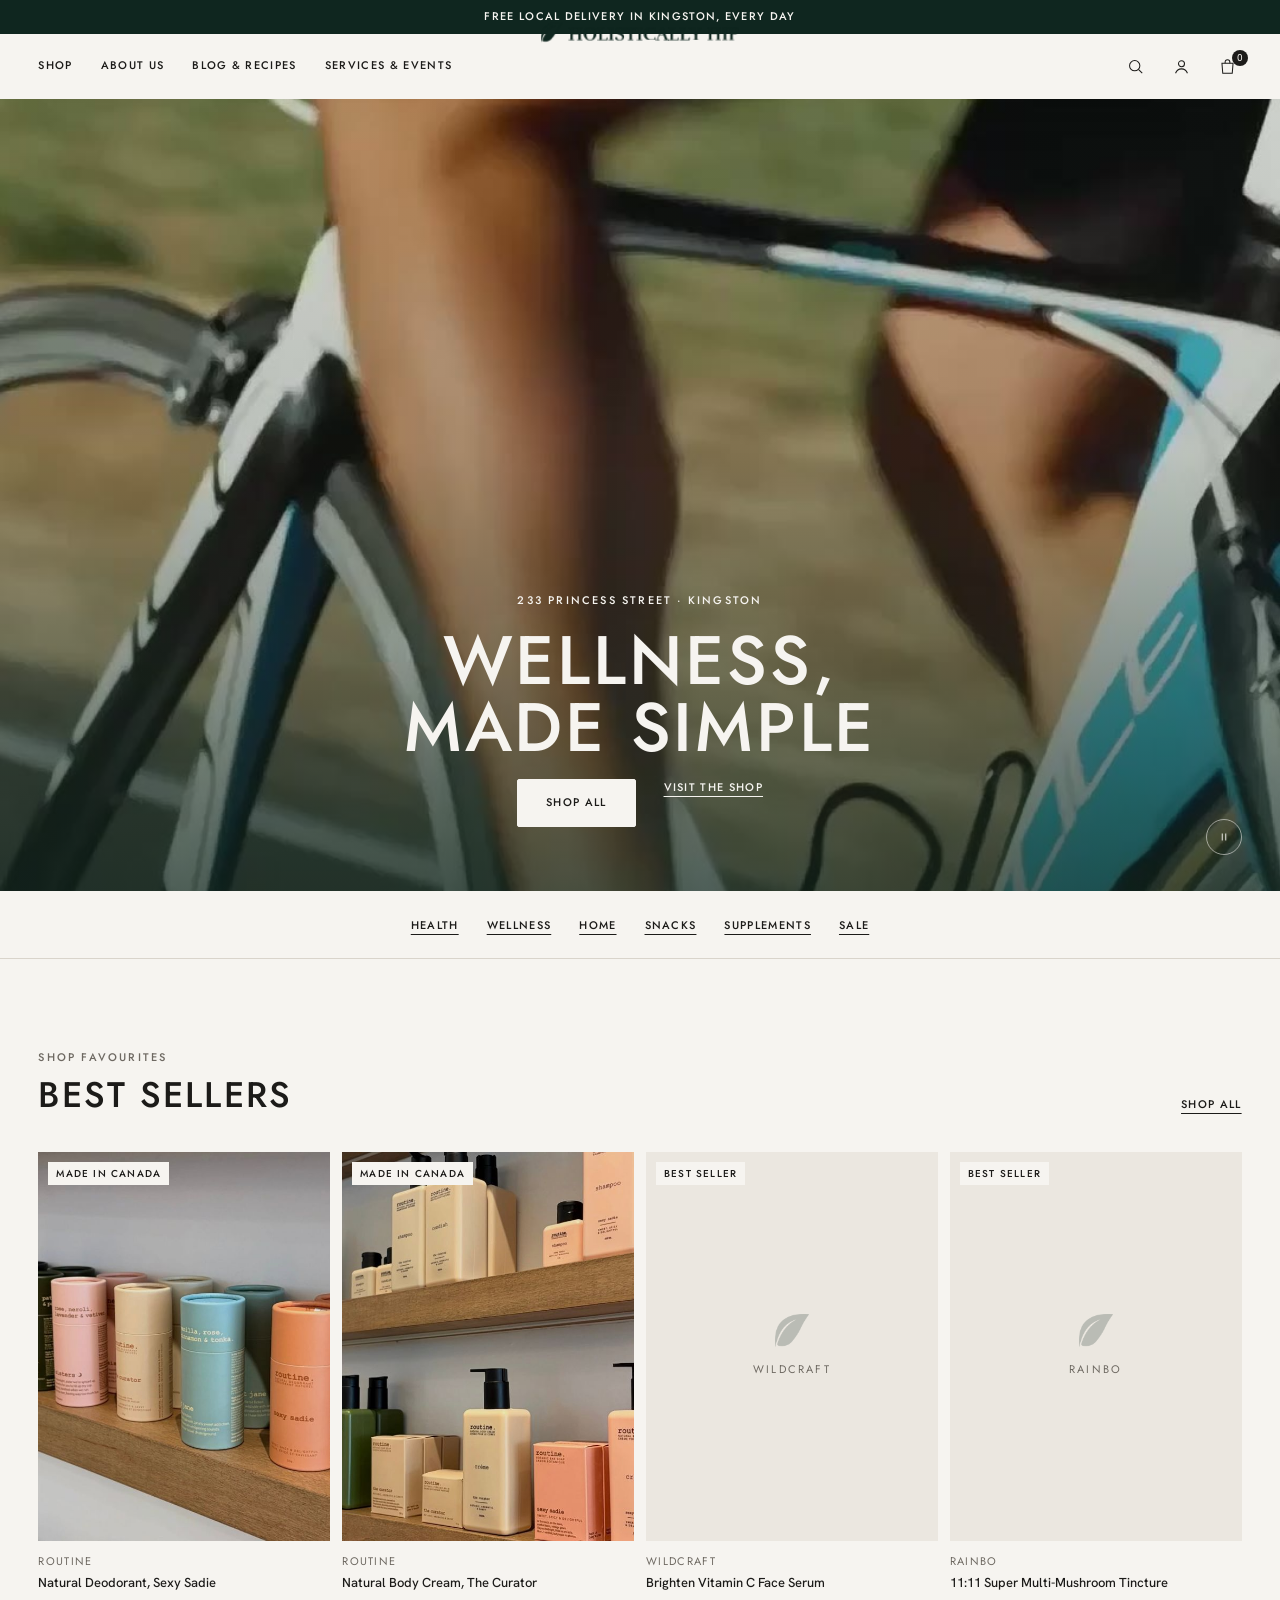
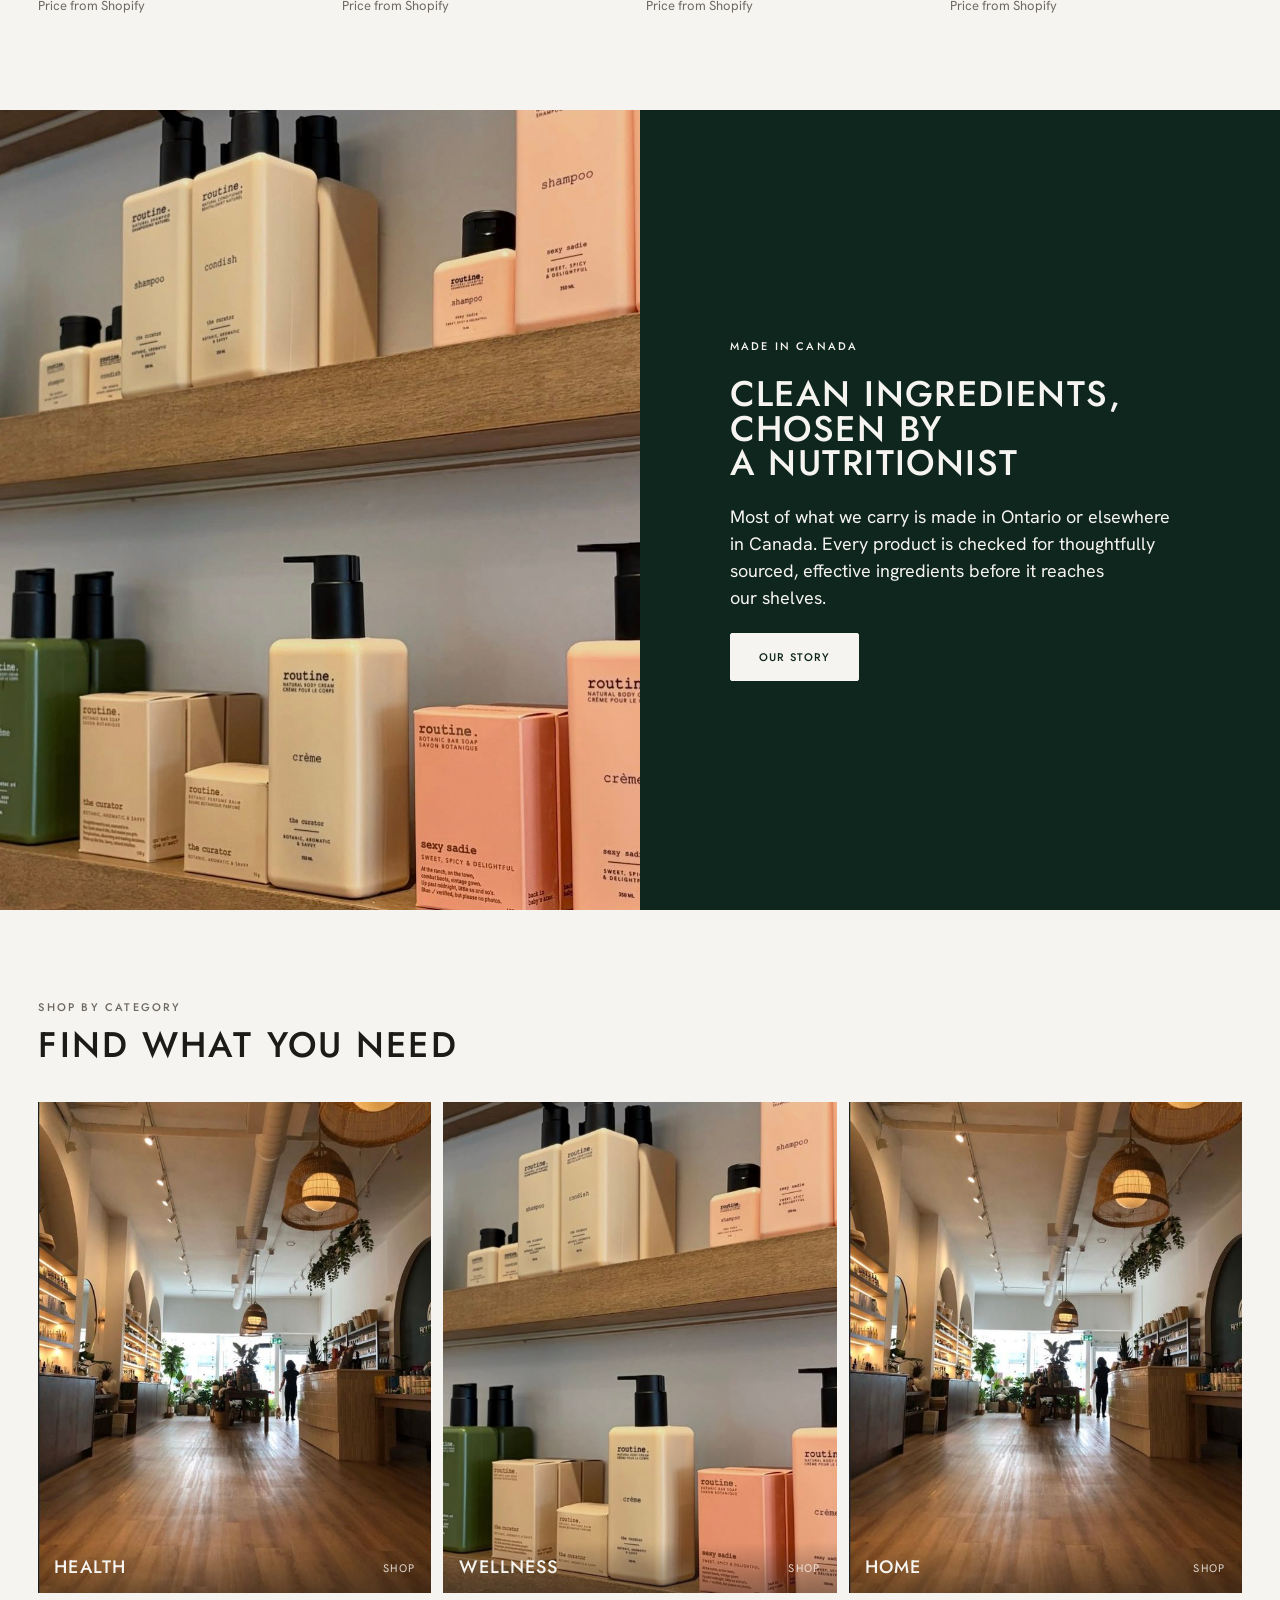
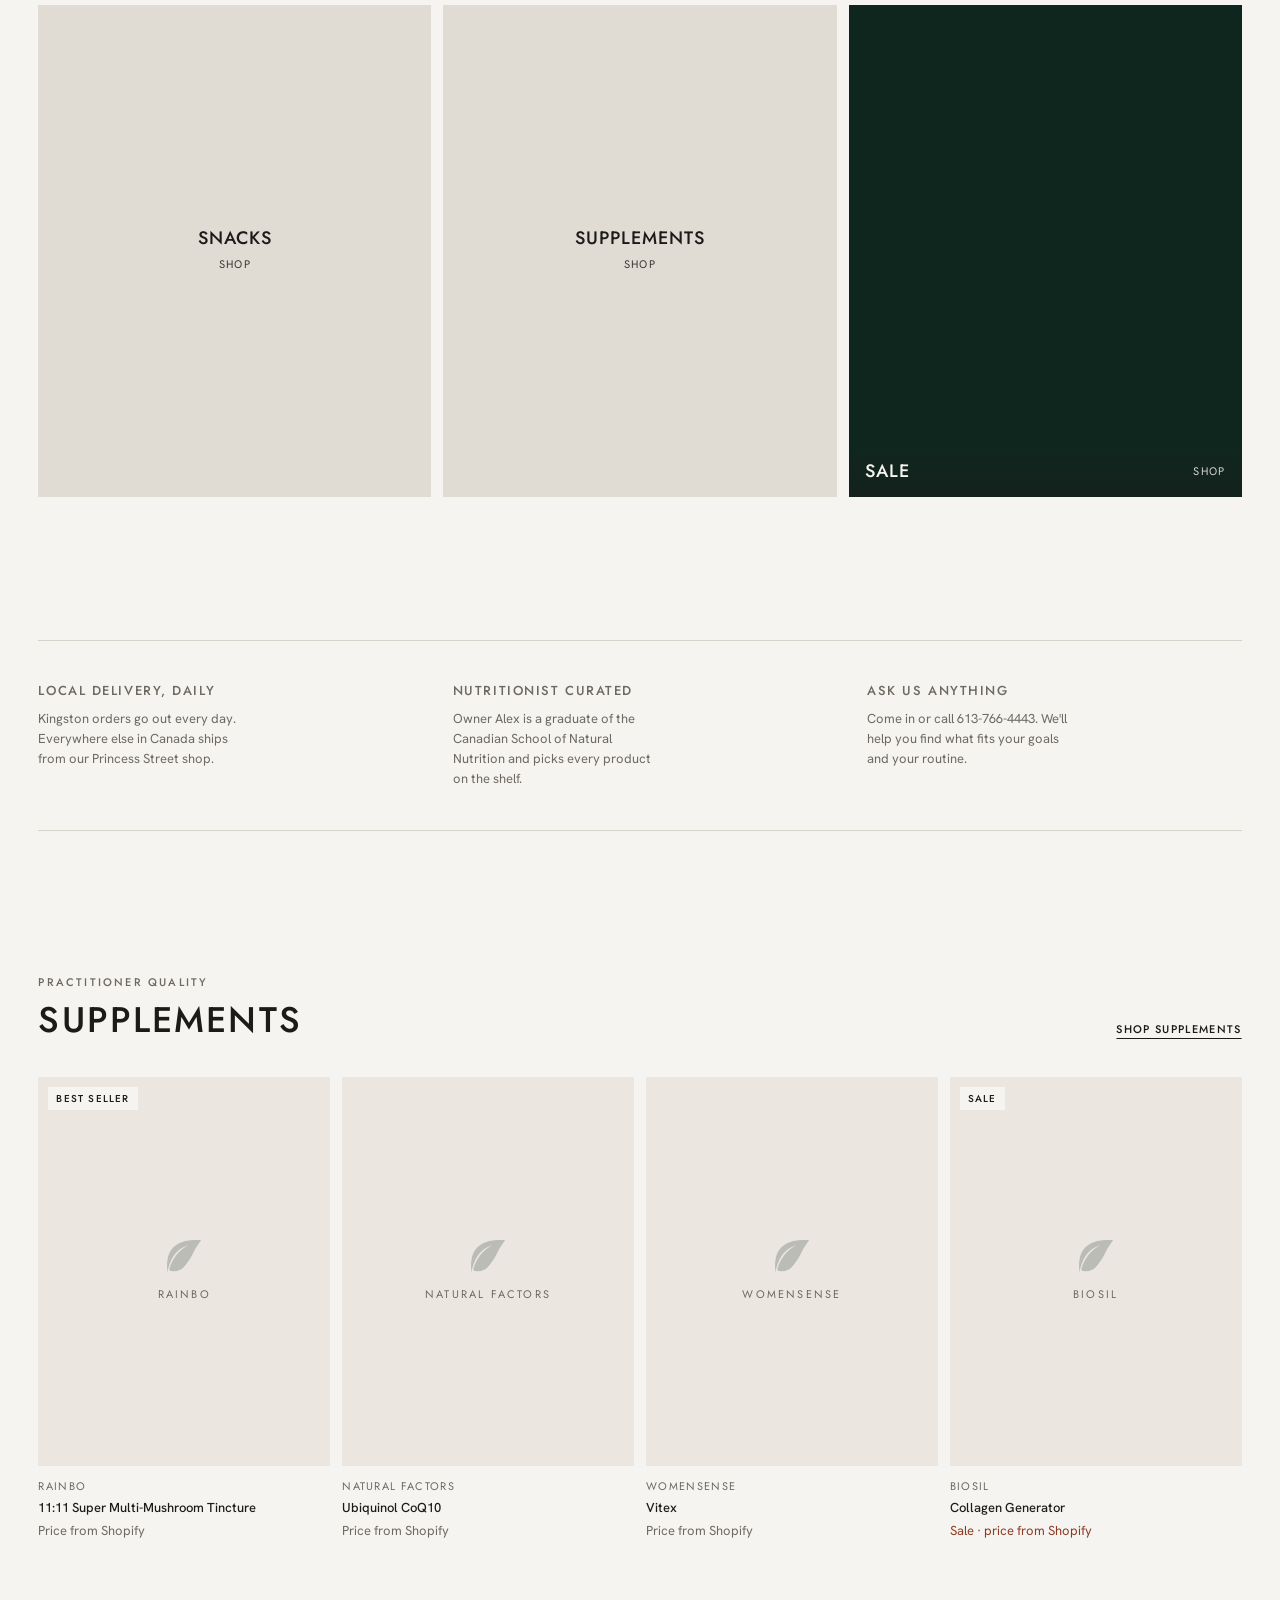
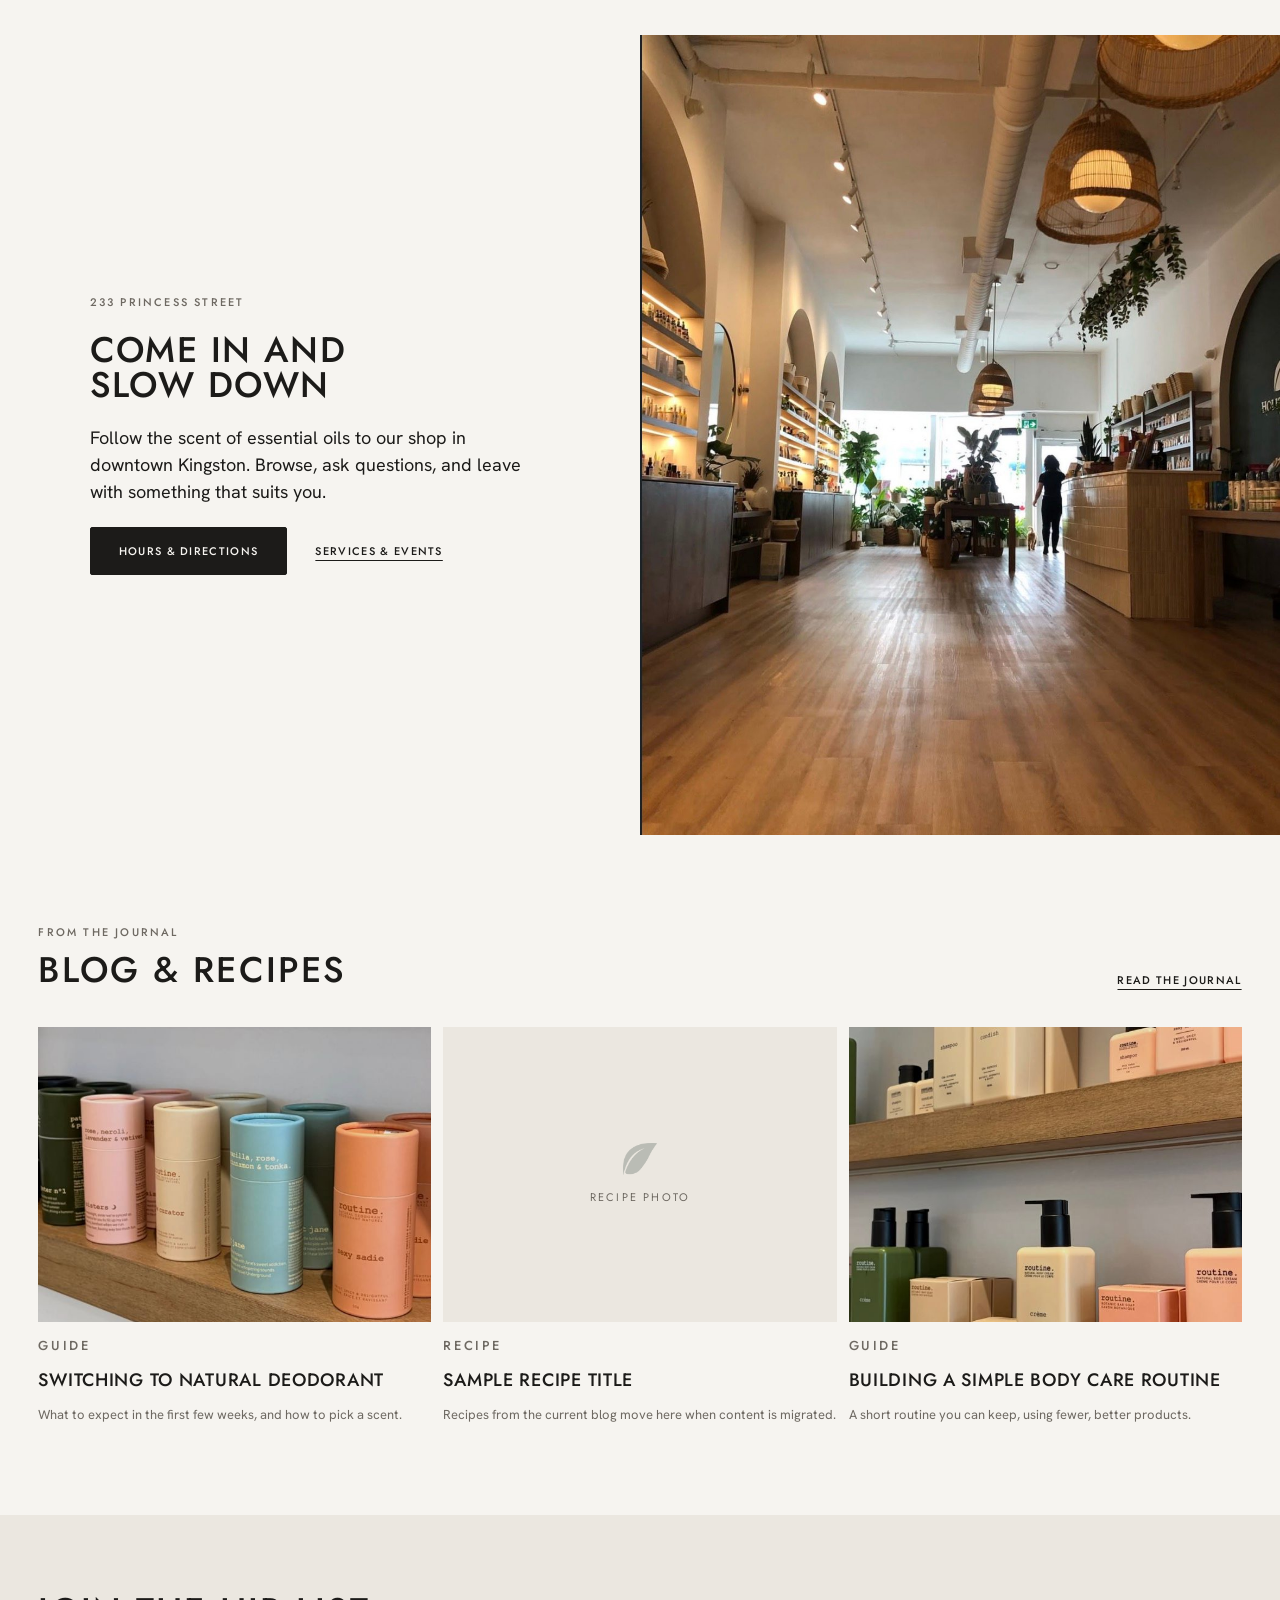
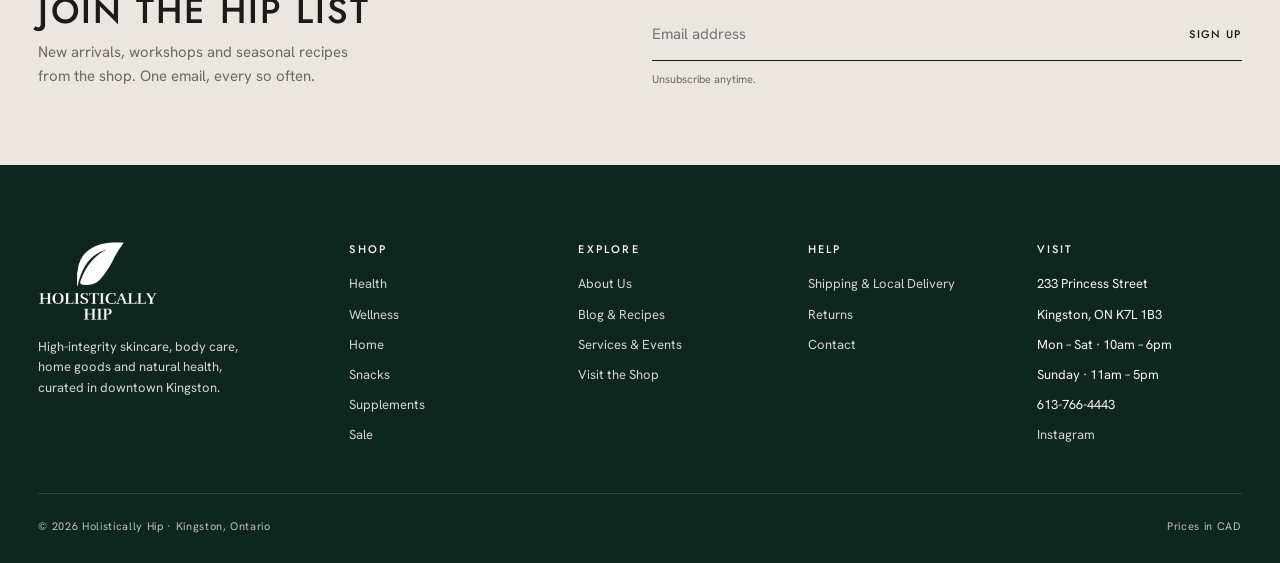
<file: index.html>
<!doctype html>
<html lang="en-CA">
<head>
  <meta charset="utf-8">
  <meta name="viewport" content="width=device-width, initial-scale=1, viewport-fit=cover">
  <title>Holistically Hip</title>
  <link rel="icon" href="favicon.svg" type="image/svg+xml">
  <link rel="icon" href="favicon-32.png" type="image/png" sizes="32x32">
  <link rel="apple-touch-icon" href="apple-touch-icon.png">
  <meta name="claude:viewport-fit-sides" content="cover">
  <meta name="description" content="Holistically Hip is a wellness shop in downtown Kingston, Ontario: clean skincare, body care, home goods and natural health supplements, mostly made in Canada.">
  <link rel="preconnect" href="https://fonts.googleapis.com">
  <link rel="preconnect" href="https://fonts.gstatic.com" crossorigin>
  <link rel="stylesheet" href="https://fonts.googleapis.com/css2?family=Hanken+Grotesk:wght@400;500;600&family=Jost:wght@400;500&display=swap">
  <link rel="stylesheet" href="assets/css/styles.css">
  <script src="assets/js/site.js" defer></script>
  <script src="assets/js/intro.js" defer></script>
  <script>if (window.Element && Element.prototype.animate) document.documentElement.classList.add("intro-on");</script>
</head>
<body data-page="home">
<div class="intro" id="intro" aria-hidden="true">
  <div class="intro__bg"></div>
  <div class="intro__logo" data-intro-logo></div>
</div>
<main id="main">

  <section class="hero hero--video" aria-label="Featured">
    <div class="hero__stage">
      <picture class="hero__poster">
        <source media="(max-width: 759px)" srcset="assets/video/hero-mobile.jpg">
        <img src="assets/video/hero-desktop.jpg" alt="" width="2560" height="1134" fetchpriority="high">
      </picture>
      <video class="hero__video" muted loop playsinline preload="none" aria-hidden="true" data-hero-video
        data-hd-webm="assets/video/hero-desktop-hd.webm" data-hd-mp4="assets/video/hero-desktop-hd.mp4"
        data-desktop-webm="assets/video/hero-desktop.webm" data-desktop-mp4="assets/video/hero-desktop.mp4"
        data-mobile-webm="assets/video/hero-mobile.webm" data-mobile-mp4="assets/video/hero-mobile.mp4"></video>
    </div>
    <button class="hero__toggle" type="button" aria-label="Pause background video" aria-pressed="false" data-hero-toggle hidden>
      <svg viewBox="0 0 24 24" aria-hidden="true" data-icon="pause"><path d="M9 6v12M15 6v12"/></svg>
      <svg viewBox="0 0 24 24" aria-hidden="true" data-icon="play" hidden><path d="M8 5.5v13l11-6.5-11-6.5Z"/></svg>
    </button>
    <div class="hero__copy wrap">
      <p class="eyebrow">233 Princess Street · Kingston</p>
      <h1 class="display">Wellness, made simple</h1>
      <div class="hero__ctas">
        <a class="btn btn--light" href="shop.html">Shop all</a>
        <a class="link" href="visit.html">Visit the shop</a>
      </div>
    </div>
  </section>

  <nav class="cat-rail" aria-label="Shop categories">
    <ul class="wrap cat-rail__list">
      <li><a class="link" href="collection.html#health">Health</a></li>
      <li><a class="link" href="collection.html#wellness">Wellness</a></li>
      <li><a class="link" href="collection.html#home">Home</a></li>
      <li><a class="link" href="collection.html#snacks">Snacks</a></li>
      <li><a class="link" href="collection.html#supplements">Supplements</a></li>
      <li><a class="link" href="collection.html#sale">Sale</a></li>
    </ul>
  </nav>

  <section class="section">
    <div class="wrap">
      <div class="section-head">
        <div>
          <p class="eyebrow muted">Shop favourites</p>
          <h2 class="heading">Best sellers</h2>
        </div>
        <a class="link" href="shop.html">Shop all</a>
      </div>
      <div class="product-rail" data-bestsellers></div>
    </div>
  </section>

  <section class="split split--forest" aria-labelledby="canada-title">
    <div class="split__media">
      <img src="assets/img/routine-shelf.jpg" alt="Routine shampoo, conditioner, body cream and bar soap on wooden shelves" loading="lazy" width="1179" height="1354">
    </div>
    <div class="split__copy">
      <p class="eyebrow">Made in Canada</p>
      <h2 class="display" id="canada-title" style="font-size:var(--fs-lg)">Clean ingredients, chosen by a nutritionist</h2>
      <p class="lede">Most of what we carry is made in Ontario or elsewhere in Canada. Every product is checked for thoughtfully sourced, effective ingredients before it reaches our shelves.</p>
      <div><a class="btn" href="about.html">Our story</a></div>
    </div>
  </section>

  <section class="section">
    <div class="wrap">
      <div class="section-head">
        <div>
          <p class="eyebrow muted">Shop by category</p>
          <h2 class="heading">Find what you need</h2>
        </div>
      </div>
      <div class="tiles">
        <a class="tile" href="collection.html#health">
          <img src="assets/img/store-interior-sm.jpg" alt="" loading="lazy" style="object-position:15% 40%">
          <span class="tile__label"><span class="heading" style="font-size:var(--fs-md)">Health</span><span class="tile__count">Shop</span></span>
        </a>
        <a class="tile" href="collection.html#wellness">
          <img src="assets/img/routine-shelf-sm.jpg" alt="" loading="lazy">
          <span class="tile__label"><span class="heading" style="font-size:var(--fs-md)">Wellness</span><span class="tile__count">Shop</span></span>
        </a>
        <a class="tile" href="collection.html#home">
          <img src="assets/img/store-interior-sm.jpg" alt="" loading="lazy" style="object-position:85% 50%">
          <span class="tile__label"><span class="heading" style="font-size:var(--fs-md)">Home</span><span class="tile__count">Shop</span></span>
        </a>
        <a class="tile tile--plain" href="collection.html#snacks">
          <span class="tile__label"><span class="heading" style="font-size:var(--fs-md)">Snacks</span><span class="tile__count">Shop</span></span>
        </a>
        <a class="tile tile--plain" href="collection.html#supplements">
          <span class="tile__label"><span class="heading" style="font-size:var(--fs-md)">Supplements</span><span class="tile__count">Shop</span></span>
        </a>
        <a class="tile tile--forest" href="collection.html#sale">
          <span class="tile__label"><span class="heading" style="font-size:var(--fs-md)">Sale</span><span class="tile__count">Shop</span></span>
        </a>
      </div>
    </div>
  </section>

  <section class="section--tight">
    <div class="wrap">
      <div class="values">
        <div>
          <p class="title-sm">Local delivery, daily</p>
          <p>Kingston orders go out every day. Everywhere else in Canada ships from our Princess Street shop.</p>
        </div>
        <div>
          <p class="title-sm">Nutritionist curated</p>
          <p>Owner Alex is a graduate of the Canadian School of Natural Nutrition and picks every product on the shelf.</p>
        </div>
        <div>
          <p class="title-sm">Ask us anything</p>
          <p>Come in or call 613-766-4443. We'll help you find what fits your goals and your routine.</p>
        </div>
      </div>
    </div>
  </section>

  <section class="section">
    <div class="wrap">
      <div class="section-head">
        <div>
          <p class="eyebrow muted">Practitioner quality</p>
          <h2 class="heading">Supplements</h2>
        </div>
        <a class="link" href="collection.html#supplements">Shop supplements</a>
      </div>
      <div class="product-rail" data-supplements></div>
    </div>
  </section>

  <section class="split split--flip" aria-labelledby="visit-title">
    <div class="split__media">
      <img src="assets/img/store-interior.jpg" alt="The Holistically Hip shop floor with arched, back-lit shelving" loading="lazy" width="1179" height="1563" style="object-position:50% 40%">
    </div>
    <div class="split__copy">
      <p class="eyebrow muted">233 Princess Street</p>
      <h2 class="display" id="visit-title" style="font-size:var(--fs-lg)">Come in and slow down</h2>
      <p class="lede">Follow the scent of essential oils to our shop in downtown Kingston. Browse, ask questions, and leave with something that suits you.</p>
      <div style="display:flex;gap:12px 28px;flex-wrap:wrap;align-items:center">
        <a class="btn" href="visit.html">Hours & directions</a>
        <a class="link" href="services.html">Services & events</a>
      </div>
    </div>
  </section>

  <section class="section">
    <div class="wrap">
      <div class="section-head">
        <div>
          <p class="eyebrow muted">From the journal</p>
          <h2 class="heading">Blog & recipes</h2>
        </div>
        <a class="link" href="journal.html">Read the journal</a>
      </div>
      <div class="posts">
        <a class="post" href="journal.html">
          <div class="post__media"><img src="assets/img/routine-deodorant-sm.jpg" alt="" loading="lazy"></div>
          <p class="eyebrow muted">Guide</p>
          <h3>Switching to natural deodorant</h3>
          <p>What to expect in the first few weeks, and how to pick a scent.</p>
        </a>
        <a class="post" href="journal.html">
          <div class="post__media"><div class="card__ph"><img src="assets/img/leaf-dark.png" alt=""><span>Recipe photo</span></div></div>
          <p class="eyebrow muted">Recipe</p>
          <h3>Sample recipe title</h3>
          <p>Recipes from the current blog move here when content is migrated.</p>
        </a>
        <a class="post" href="journal.html">
          <div class="post__media"><img src="assets/img/routine-shelf-sm.jpg" alt="" loading="lazy"></div>
          <p class="eyebrow muted">Guide</p>
          <h3>Building a simple body care routine</h3>
          <p>A short routine you can keep, using fewer, better products.</p>
        </a>
      </div>
    </div>
  </section>

</main>
</body>
</html>
</file>
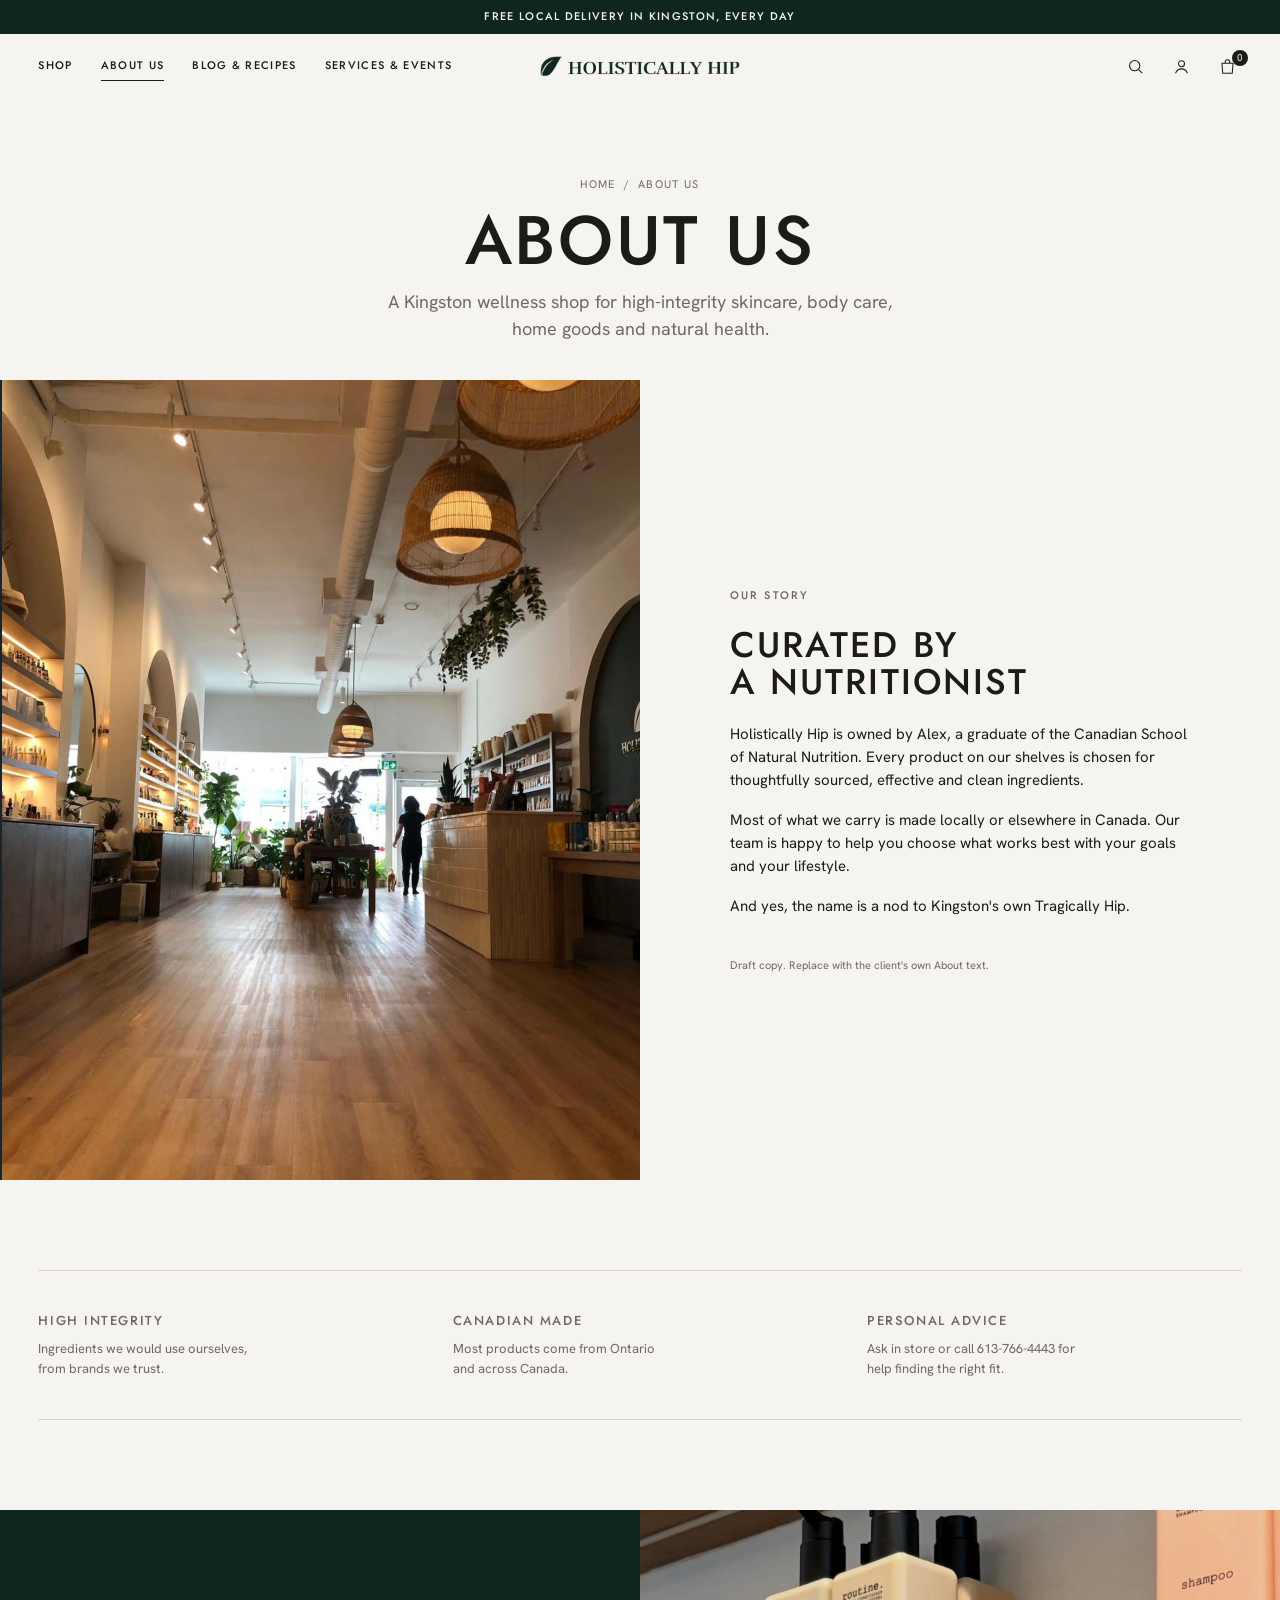
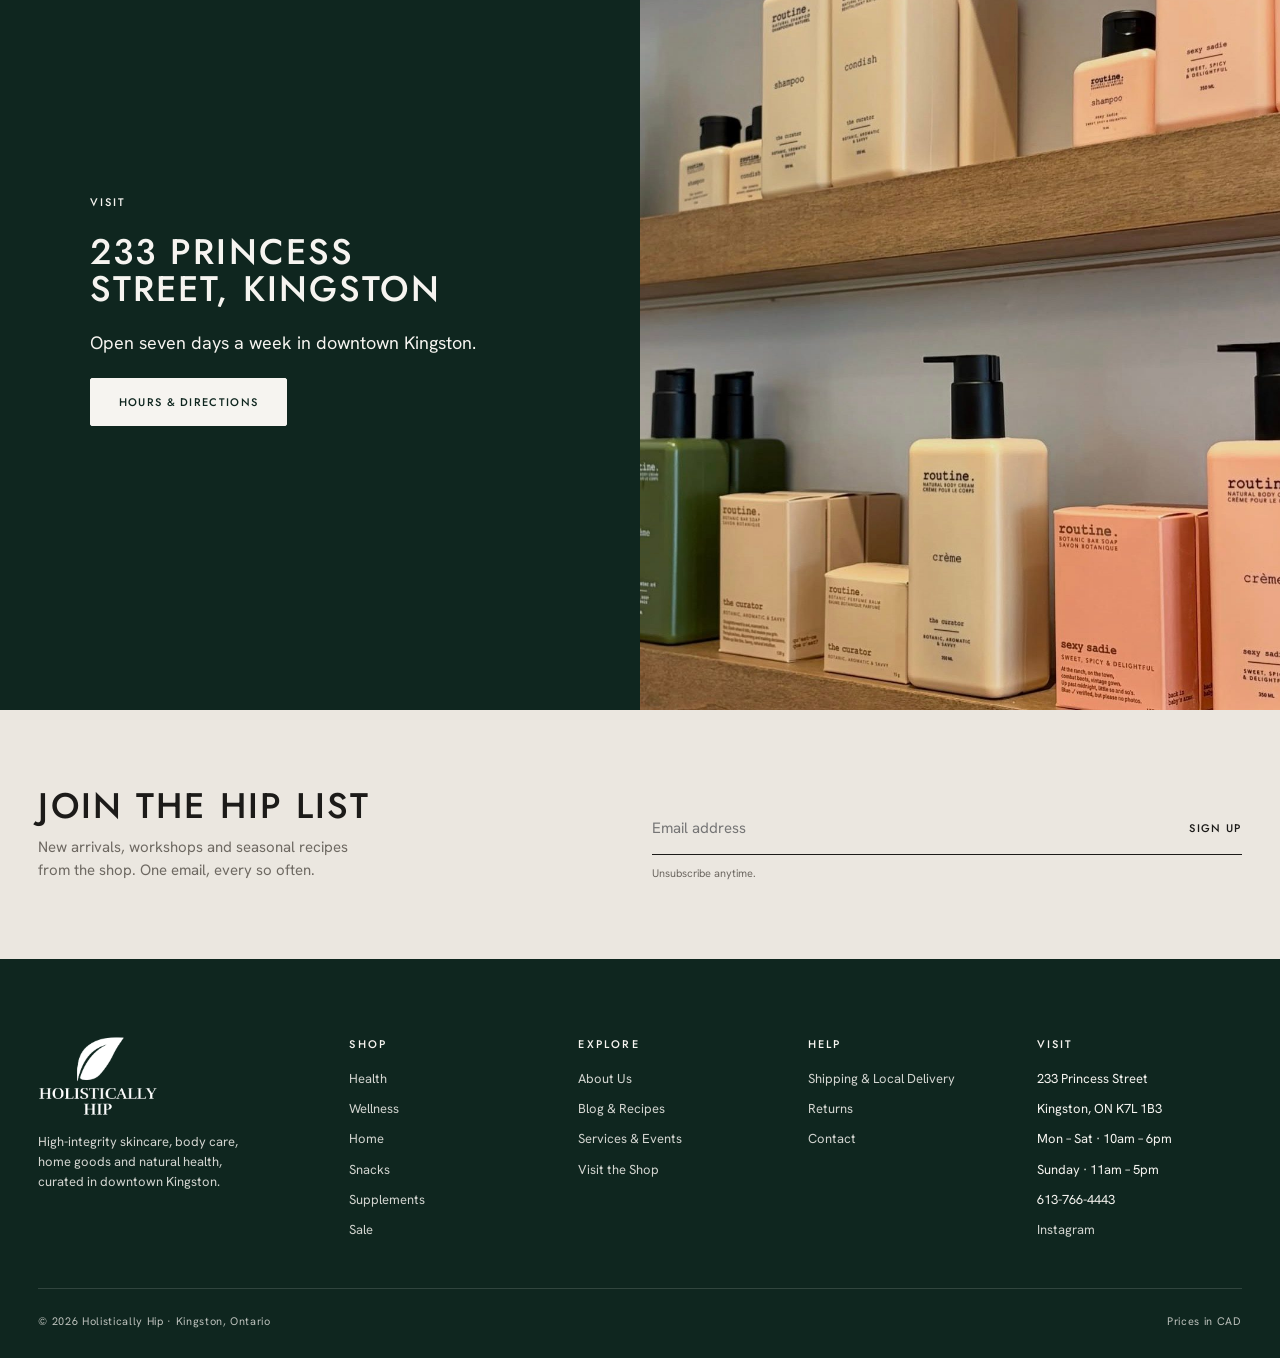
<file: about.html>
<!doctype html>
<html lang="en-CA">
<head>
  <meta charset="utf-8">
  <meta name="viewport" content="width=device-width, initial-scale=1, viewport-fit=cover">
  <title>About Us | Holistically Hip</title>
  <link rel="icon" href="favicon.svg" type="image/svg+xml">
  <link rel="icon" href="favicon-32.png" type="image/png" sizes="32x32">
  <link rel="apple-touch-icon" href="apple-touch-icon.png">
  <meta name="claude:viewport-fit-sides" content="cover">
  <meta name="description" content="The story behind Holistically Hip, a nutritionist-curated wellness shop in downtown Kingston.">
  <link rel="preconnect" href="https://fonts.googleapis.com">
  <link rel="preconnect" href="https://fonts.gstatic.com" crossorigin>
  <link rel="stylesheet" href="https://fonts.googleapis.com/css2?family=Hanken+Grotesk:wght@400;500;600&family=Jost:wght@400;500&display=swap">
  <link rel="stylesheet" href="assets/css/styles.css">
  <script src="assets/js/site.js" defer></script>
</head>
<body data-page="about">
<main id="main">

  <header class="wrap page-head">
    <nav class="crumbs" aria-label="Breadcrumb"><a href="index.html">Home</a><span>/</span><span>About Us</span></nav>
    <h1 class="display">About us</h1>
    <p class="lede muted">A Kingston wellness shop for high-integrity skincare, body care, home goods and natural health.</p>
  </header>
  <section class="split" aria-label="Our story">
    <div class="split__media"><img src="assets/img/store-interior.jpg" alt="Inside Holistically Hip on Princess Street" width="1179" height="1563"></div>
    <div class="split__copy">
      <p class="eyebrow muted">Our story</p>
      <h2 class="heading">Curated by a nutritionist</h2>
      <div class="prose">
        <p>Holistically Hip is owned by Alex, a graduate of the Canadian School of Natural Nutrition. Every product on our shelves is chosen for thoughtfully sourced, effective and clean ingredients.</p>
        <p>Most of what we carry is made locally or elsewhere in Canada. Our team is happy to help you choose what works best with your goals and your lifestyle.</p>
        <p>And yes, the name is a nod to Kingston's own Tragically Hip.</p>
      </div>
      <p class="muted" style="margin:0;font-size:var(--fs-xs)">Draft copy. Replace with the client's own About text.</p>
    </div>
  </section>
  <section class="section">
    <div class="wrap">
      <div class="values">
        <div><p class="title-sm">High integrity</p><p>Ingredients we would use ourselves, from brands we trust.</p></div>
        <div><p class="title-sm">Canadian made</p><p>Most products come from Ontario and across Canada.</p></div>
        <div><p class="title-sm">Personal advice</p><p>Ask in store or call 613-766-4443 for help finding the right fit.</p></div>
      </div>
    </div>
  </section>
  <section class="split split--forest split--flip" aria-label="Visit">
    <div class="split__media"><img src="assets/img/routine-shelf.jpg" alt="Routine body care on the shop's shelves" loading="lazy" width="1179" height="1354"></div>
    <div class="split__copy">
      <p class="eyebrow">Visit</p>
      <h2 class="heading">233 Princess Street, Kingston</h2>
      <p class="lede">Open seven days a week in downtown Kingston.</p>
      <div><a class="btn" href="visit.html">Hours & directions</a></div>
    </div>
  </section>

</main>
</body>
</html>
</file>
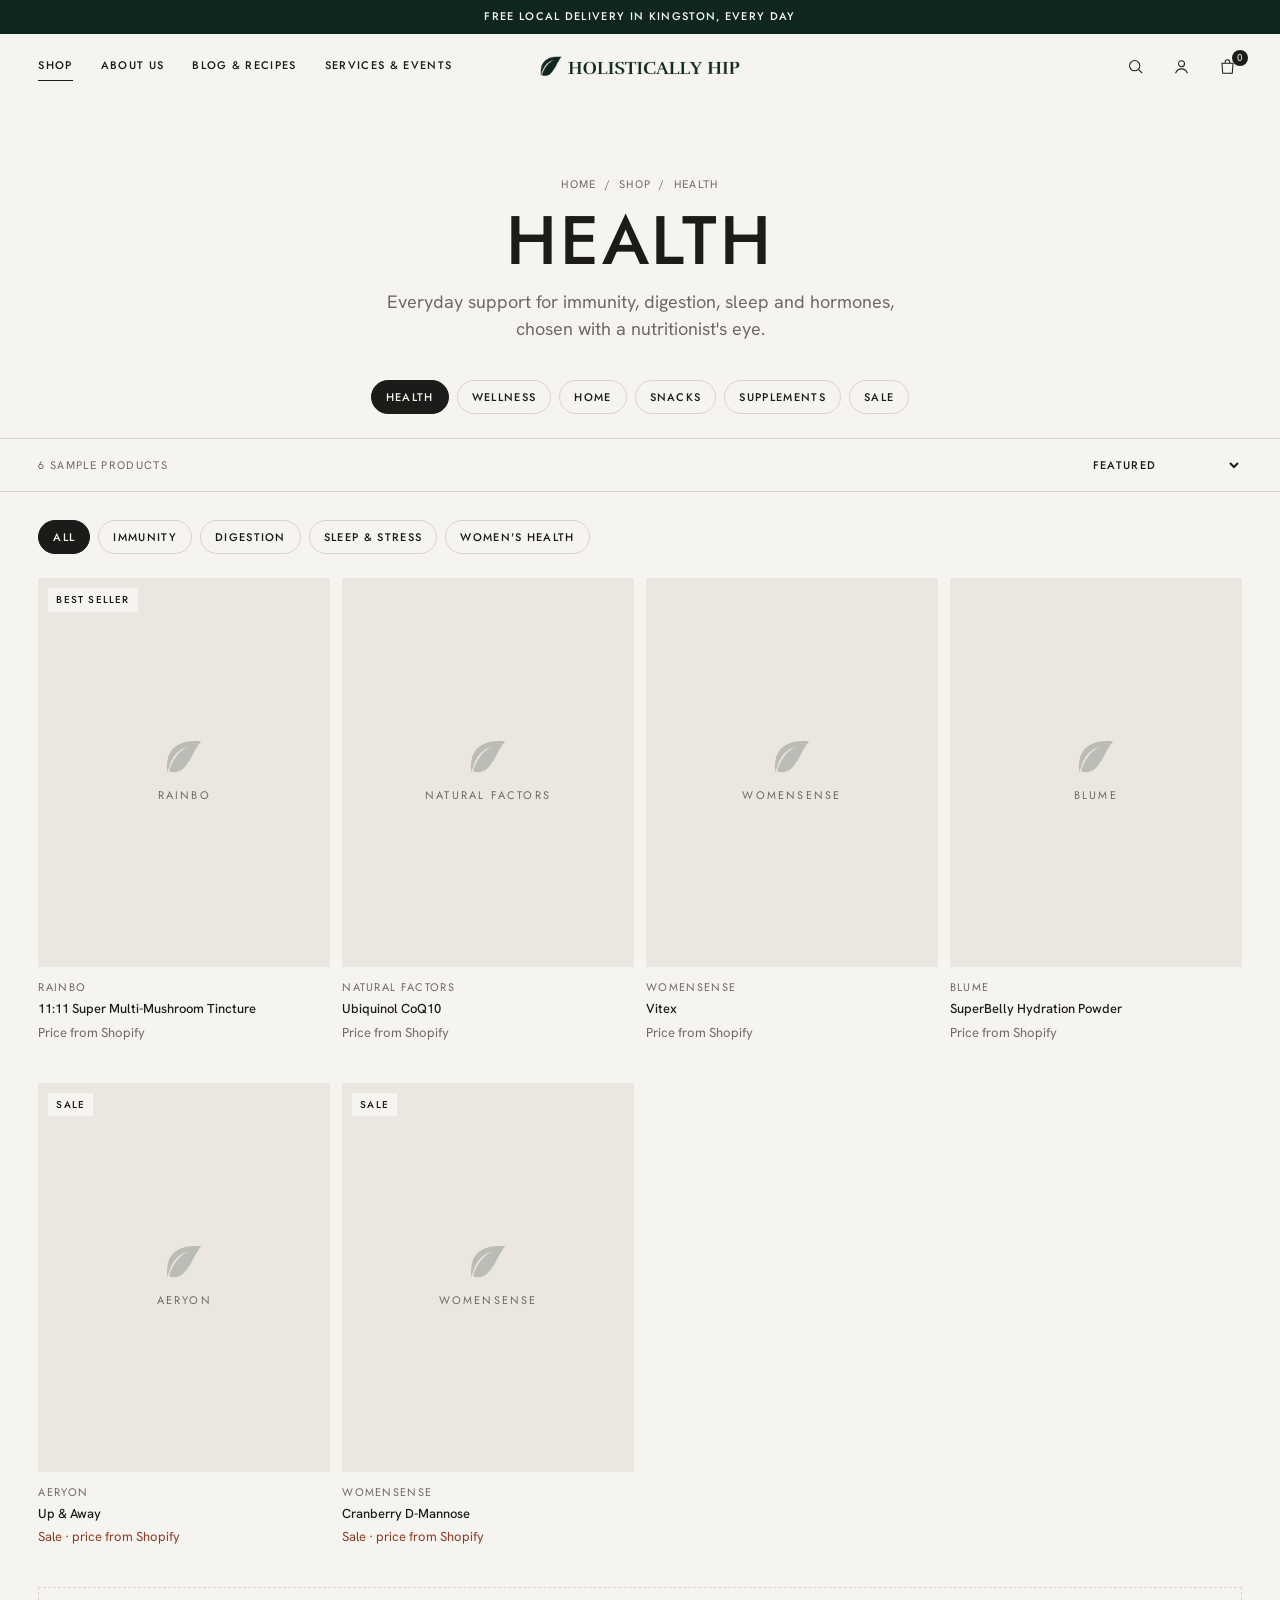
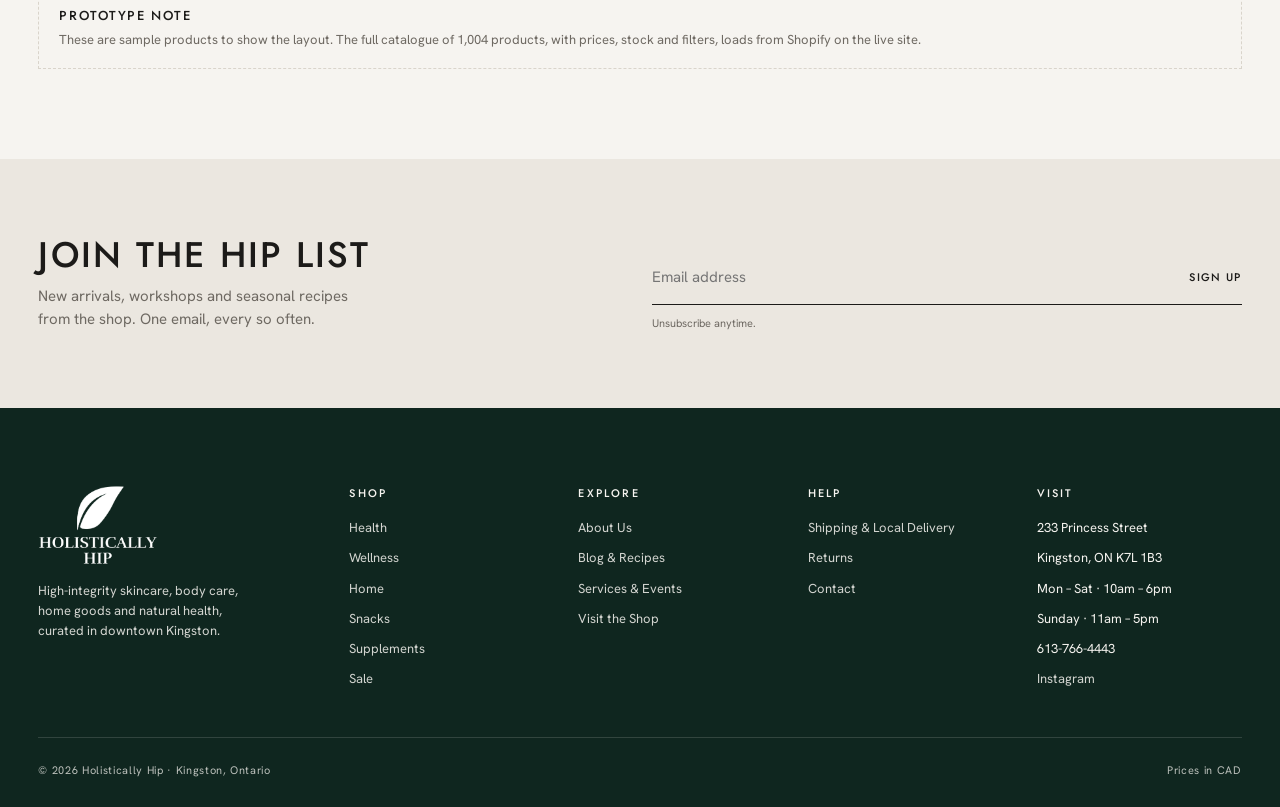
<file: collection.html>
<!doctype html>
<html lang="en-CA">
<head>
  <meta charset="utf-8">
  <meta name="viewport" content="width=device-width, initial-scale=1, viewport-fit=cover">
  <title>Collection | Holistically Hip</title>
  <link rel="icon" href="favicon.svg" type="image/svg+xml">
  <link rel="icon" href="favicon-32.png" type="image/png" sizes="32x32">
  <link rel="apple-touch-icon" href="apple-touch-icon.png">
  <meta name="claude:viewport-fit-sides" content="cover">
  <meta name="description" content="Browse a Holistically Hip collection.">
  <link rel="preconnect" href="https://fonts.googleapis.com">
  <link rel="preconnect" href="https://fonts.gstatic.com" crossorigin>
  <link rel="stylesheet" href="https://fonts.googleapis.com/css2?family=Hanken+Grotesk:wght@400;500;600&family=Jost:wght@400;500&display=swap">
  <link rel="stylesheet" href="assets/css/styles.css">
  <script src="assets/js/site.js" defer></script>
</head>
<body data-page="collection">
<main id="main">

  <div data-collection>
    <header class="wrap page-head">
      <nav class="crumbs" aria-label="Breadcrumb"><a href="index.html">Home</a><span>/</span><a href="shop.html">Shop</a><span>/</span><span data-c-crumb></span></nav>
      <h1 class="display" data-c-title>Collection</h1>
      <p class="lede muted" data-c-blurb></p>
    </header>
    <nav class="wrap" aria-label="Collections"><ul class="subnav" data-c-nav></ul></nav>
    <div class="toolbar">
      <div class="wrap">
        <span class="toolbar__count" data-c-count></span>
        <label class="visually-hidden" for="sort">Sort products</label>
        <select id="sort">
          <option>Featured</option>
          <option>Best selling</option>
          <option>Price, low to high</option>
          <option>Price, high to low</option>
          <option>Newest</option>
        </select>
      </div>
    </div>
    <section class="wrap" style="padding-bottom:var(--section)">
      <ul class="subnav" style="justify-content:flex-start" data-c-subs aria-label="Filter by type"></ul>
      <div class="product-grid" data-c-grid></div>
      <div class="notice">
        <strong class="title-sm" style="color:var(--ink)">Prototype note</strong>
        <span>These are sample products to show the layout. The full catalogue of 1,004 products, with prices, stock and filters, loads from Shopify on the live site.</span>
      </div>
    </section>
  </div>

</main>
</body>
</html>
</file>
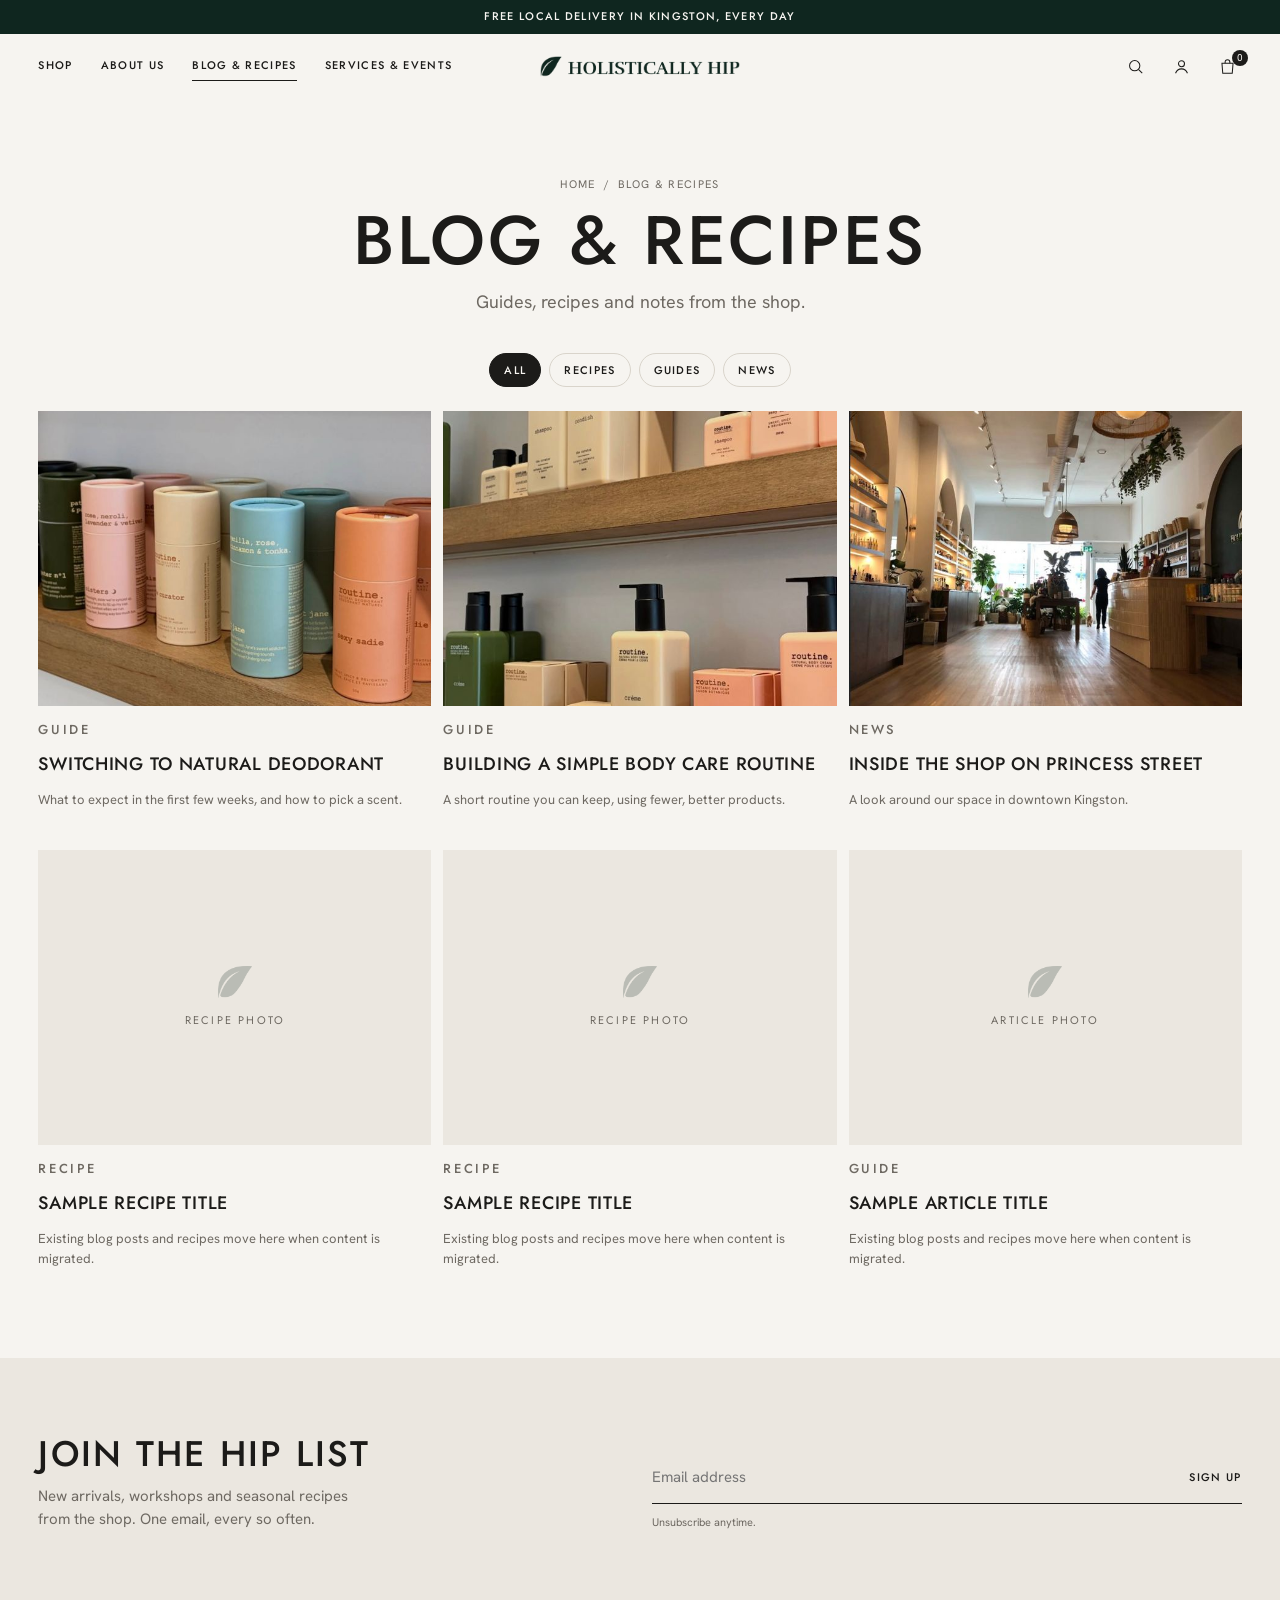
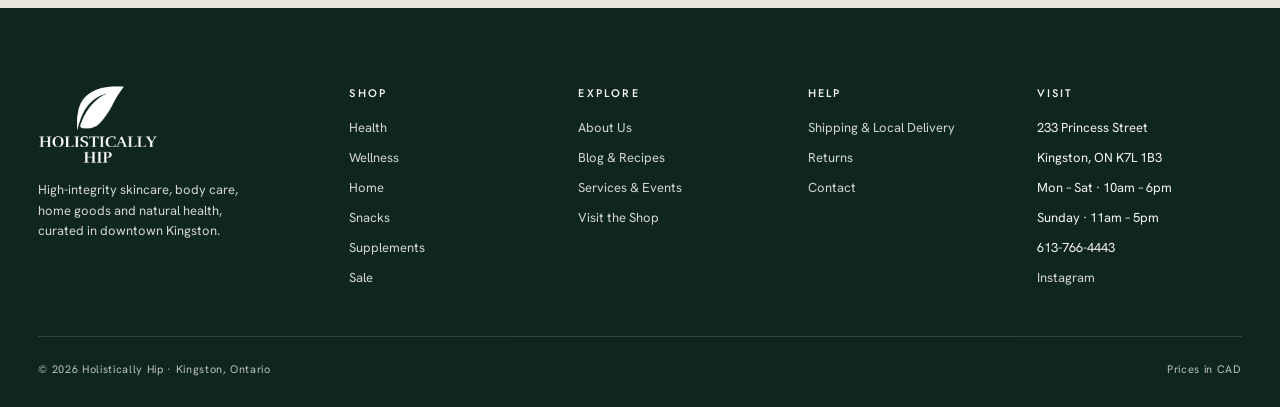
<file: journal.html>
<!doctype html>
<html lang="en-CA">
<head>
  <meta charset="utf-8">
  <meta name="viewport" content="width=device-width, initial-scale=1, viewport-fit=cover">
  <title>Blog & Recipes | Holistically Hip</title>
  <link rel="icon" href="favicon.svg" type="image/svg+xml">
  <link rel="icon" href="favicon-32.png" type="image/png" sizes="32x32">
  <link rel="apple-touch-icon" href="apple-touch-icon.png">
  <meta name="claude:viewport-fit-sides" content="cover">
  <meta name="description" content="Guides, recipes and wellness notes from Holistically Hip.">
  <link rel="preconnect" href="https://fonts.googleapis.com">
  <link rel="preconnect" href="https://fonts.gstatic.com" crossorigin>
  <link rel="stylesheet" href="https://fonts.googleapis.com/css2?family=Hanken+Grotesk:wght@400;500;600&family=Jost:wght@400;500&display=swap">
  <link rel="stylesheet" href="assets/css/styles.css">
  <script src="assets/js/site.js" defer></script>
</head>
<body data-page="journal">
<main id="main">

  <header class="wrap page-head">
    <nav class="crumbs" aria-label="Breadcrumb"><a href="index.html">Home</a><span>/</span><span>Blog & Recipes</span></nav>
    <h1 class="display">Blog & recipes</h1>
    <p class="lede muted">Guides, recipes and notes from the shop.</p>
  </header>
  <nav class="wrap" aria-label="Topics">
    <ul class="subnav">
      <li><button class="chip" type="button" aria-pressed="true">All</button></li>
      <li><button class="chip" type="button" aria-pressed="false">Recipes</button></li>
      <li><button class="chip" type="button" aria-pressed="false">Guides</button></li>
      <li><button class="chip" type="button" aria-pressed="false">News</button></li>
    </ul>
  </nav>
  <section class="wrap" style="padding-bottom:var(--section)">
    <div class="posts">
      <article class="post">
        <div class="post__media"><img src="assets/img/routine-deodorant-sm.jpg" alt="" loading="lazy"></div>
        <p class="eyebrow muted">Guide</p>
        <h3>Switching to natural deodorant</h3>
        <p>What to expect in the first few weeks, and how to pick a scent.</p>
      </article>
      <article class="post">
        <div class="post__media"><img src="assets/img/routine-shelf-sm.jpg" alt="" loading="lazy"></div>
        <p class="eyebrow muted">Guide</p>
        <h3>Building a simple body care routine</h3>
        <p>A short routine you can keep, using fewer, better products.</p>
      </article>
      <article class="post">
        <div class="post__media"><img src="assets/img/store-interior-sm.jpg" alt="" loading="lazy"></div>
        <p class="eyebrow muted">News</p>
        <h3>Inside the shop on Princess Street</h3>
        <p>A look around our space in downtown Kingston.</p>
      </article>
      <article class="post">
        <div class="post__media"><div class="card__ph"><img src="assets/img/leaf-dark.png" alt=""><span>Recipe photo</span></div></div>
        <p class="eyebrow muted">Recipe</p>
        <h3>Sample recipe title</h3>
        <p>Existing blog posts and recipes move here when content is migrated.</p>
      </article>
      <article class="post">
        <div class="post__media"><div class="card__ph"><img src="assets/img/leaf-dark.png" alt=""><span>Recipe photo</span></div></div>
        <p class="eyebrow muted">Recipe</p>
        <h3>Sample recipe title</h3>
        <p>Existing blog posts and recipes move here when content is migrated.</p>
      </article>
      <article class="post">
        <div class="post__media"><div class="card__ph"><img src="assets/img/leaf-dark.png" alt=""><span>Article photo</span></div></div>
        <p class="eyebrow muted">Guide</p>
        <h3>Sample article title</h3>
        <p>Existing blog posts and recipes move here when content is migrated.</p>
      </article>
    </div>
  </section>

</main>
</body>
</html>
</file>
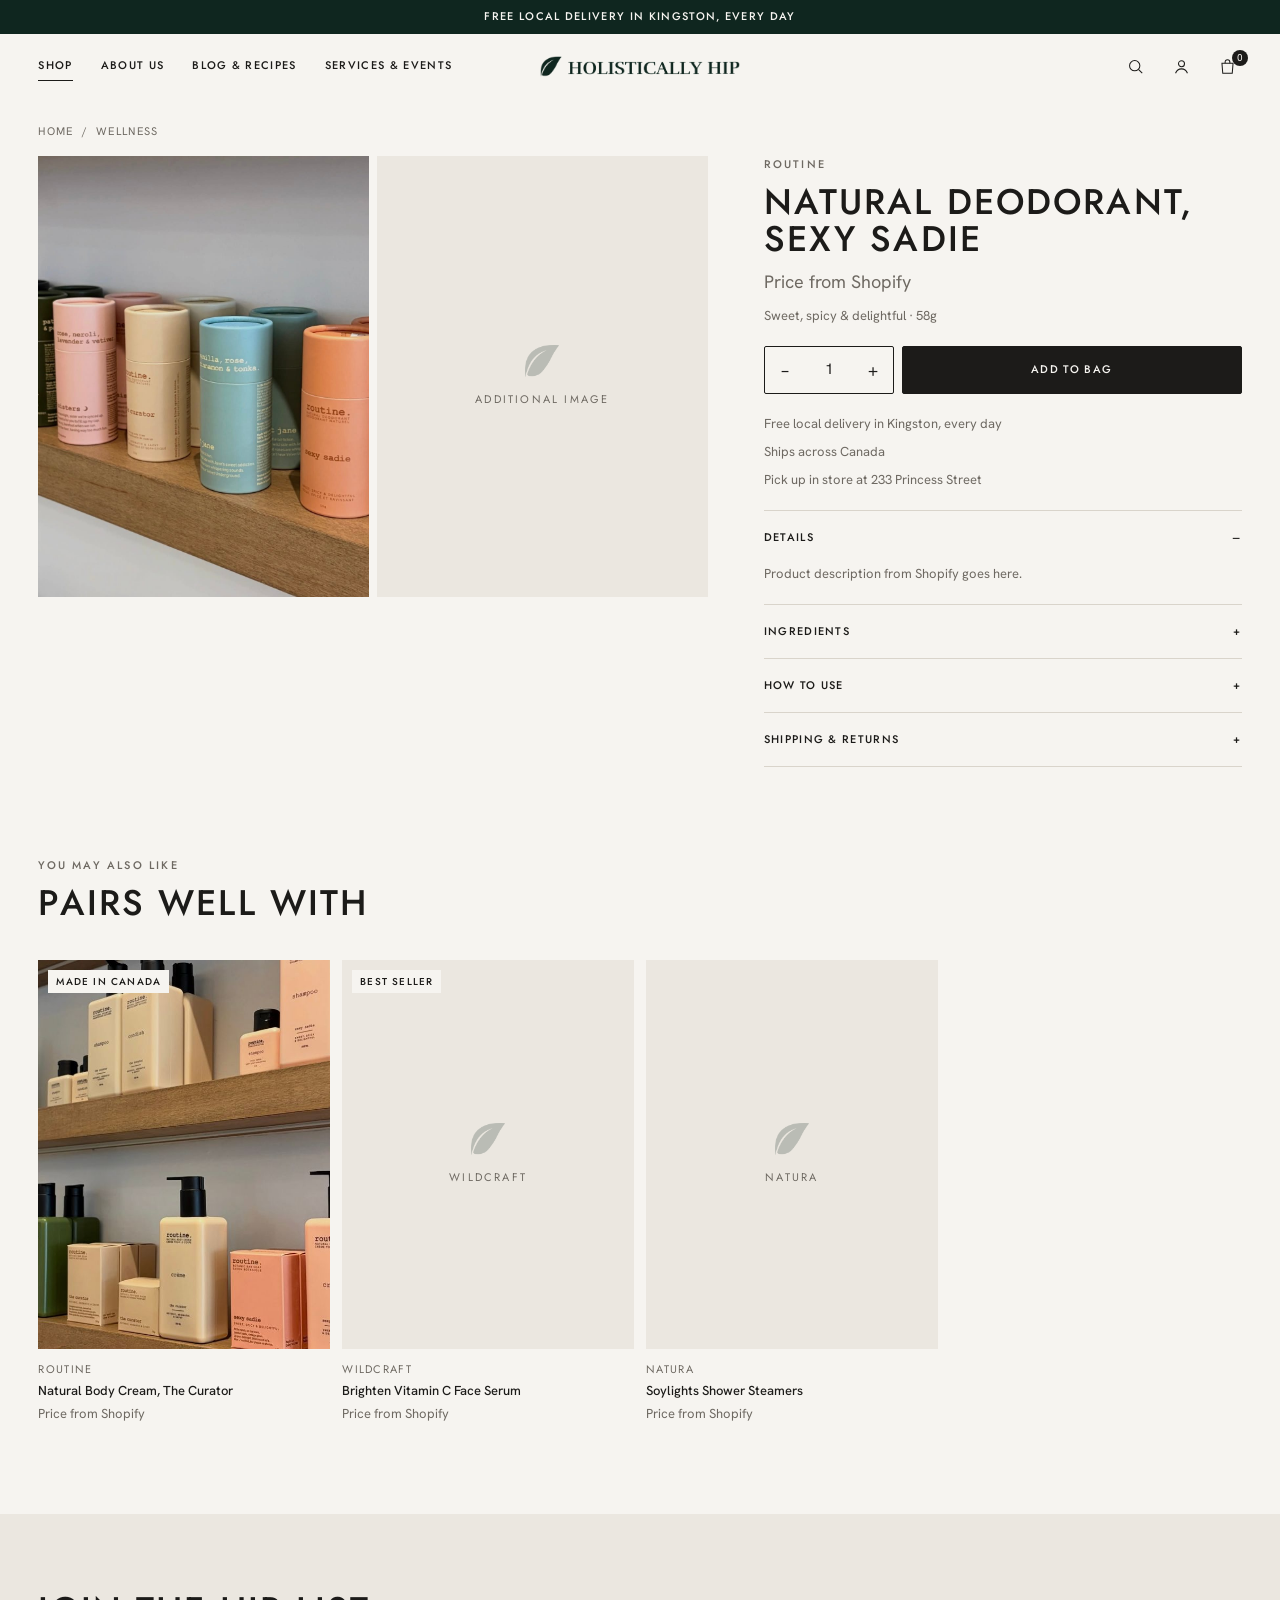
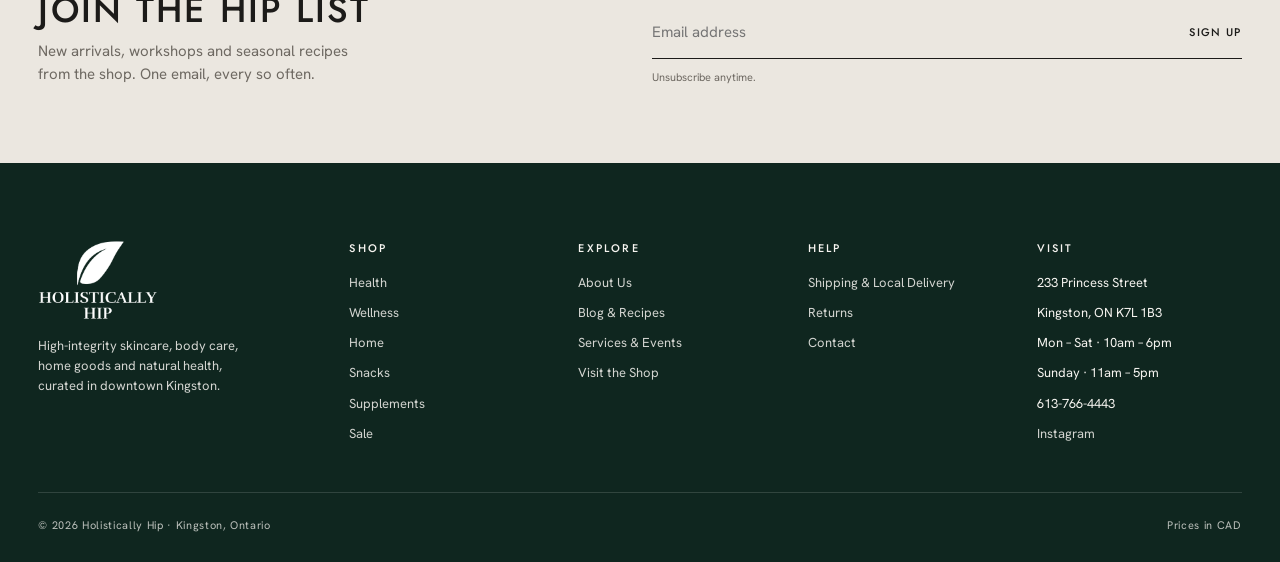
<file: product.html>
<!doctype html>
<html lang="en-CA">
<head>
  <meta charset="utf-8">
  <meta name="viewport" content="width=device-width, initial-scale=1, viewport-fit=cover">
  <title>Product | Holistically Hip</title>
  <link rel="icon" href="favicon.svg" type="image/svg+xml">
  <link rel="icon" href="favicon-32.png" type="image/png" sizes="32x32">
  <link rel="apple-touch-icon" href="apple-touch-icon.png">
  <meta name="claude:viewport-fit-sides" content="cover">
  <meta name="description" content="Product details from Holistically Hip.">
  <link rel="preconnect" href="https://fonts.googleapis.com">
  <link rel="preconnect" href="https://fonts.gstatic.com" crossorigin>
  <link rel="stylesheet" href="https://fonts.googleapis.com/css2?family=Hanken+Grotesk:wght@400;500;600&family=Jost:wght@400;500&display=swap">
  <link rel="stylesheet" href="assets/css/styles.css">
  <script src="assets/js/site.js" defer></script>
</head>
<body data-page="product">
<main id="main">

  <div class="wrap" data-product>
    <nav class="crumbs" style="justify-content:flex-start;padding-top:24px" aria-label="Breadcrumb" data-p-crumb></nav>
    <div class="pdp">
      <div class="pdp__gallery" data-p-gallery></div>
      <div class="pdp__info">
        <div style="display:grid;gap:10px">
          <p class="eyebrow muted" data-p-brand></p>
          <h1 class="heading" data-p-name></h1>
          <p class="pdp__price" style="margin:0" data-p-price></p>
          <p class="muted" style="margin:0;font-size:var(--fs-sm)" data-p-variant></p>
        </div>
        <div class="buy-row">
          <div class="qty">
            <button type="button" aria-label="Decrease quantity" data-step="-1">−</button>
            <label class="visually-hidden" for="qty">Quantity</label>
            <input id="qty" type="number" value="1" min="1" inputmode="numeric">
            <button type="button" aria-label="Increase quantity" data-step="1">+</button>
          </div>
          <button class="btn" type="button" data-p-add data-add="">Add to bag</button>
        </div>
        <ul class="perks">
          <li>Free local delivery in Kingston, every day</li>
          <li>Ships across Canada</li>
          <li>Pick up in store at 233 Princess Street</li>
        </ul>
        <div class="accordion">
          <details open><summary>Details</summary><div>Product description from Shopify goes here.</div></details>
          <details><summary>Ingredients</summary><div>Full ingredient list from Shopify goes here.</div></details>
          <details><summary>How to use</summary><div>Directions from Shopify go here.</div></details>
          <details><summary>Shipping & returns</summary><div>Local delivery and shipping details. See <a class="link" href="visit.html#delivery">shipping & delivery</a>.</div></details>
        </div>
      </div>
    </div>
  </div>
  <section class="section" style="padding-top:0">
    <div class="wrap">
      <div class="section-head"><div><p class="eyebrow muted">You may also like</p><h2 class="heading">Pairs well with</h2></div></div>
      <div class="product-grid" data-related></div>
    </div>
  </section>

</main>
</body>
</html>
</file>
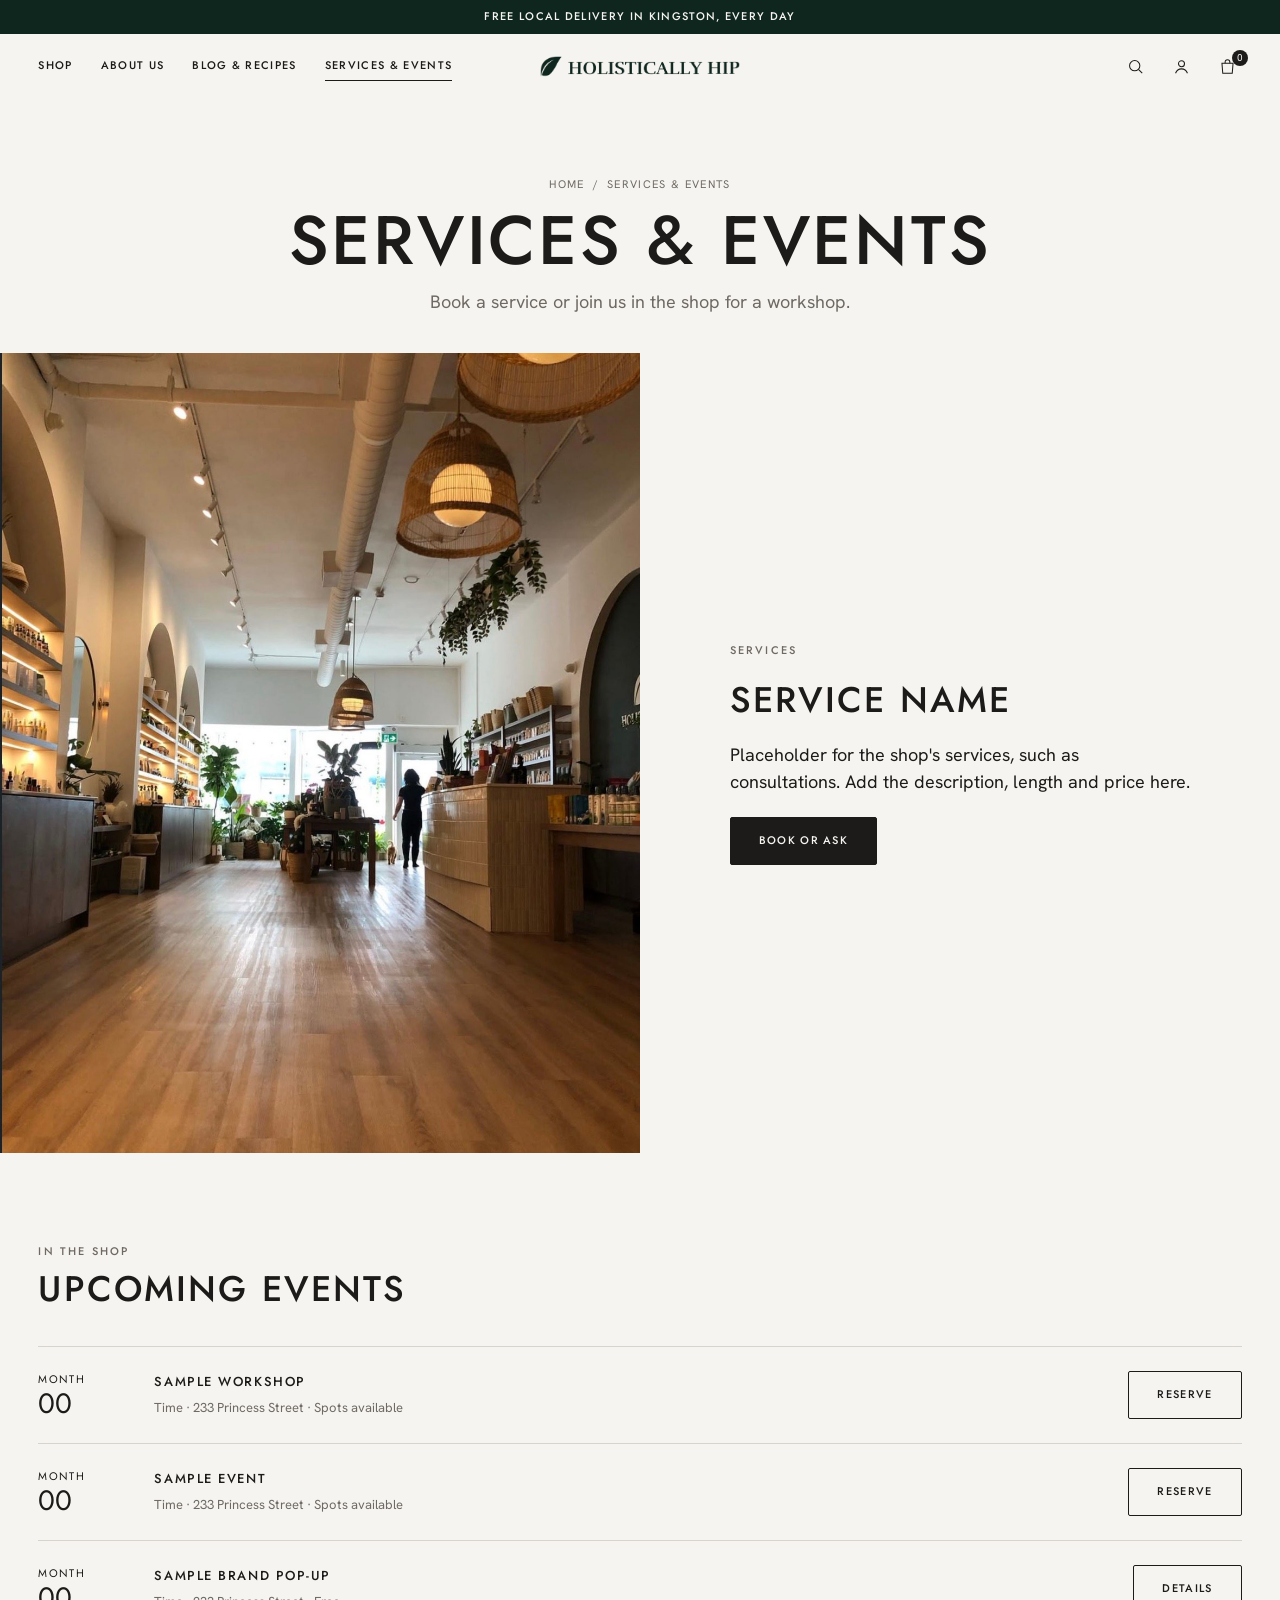
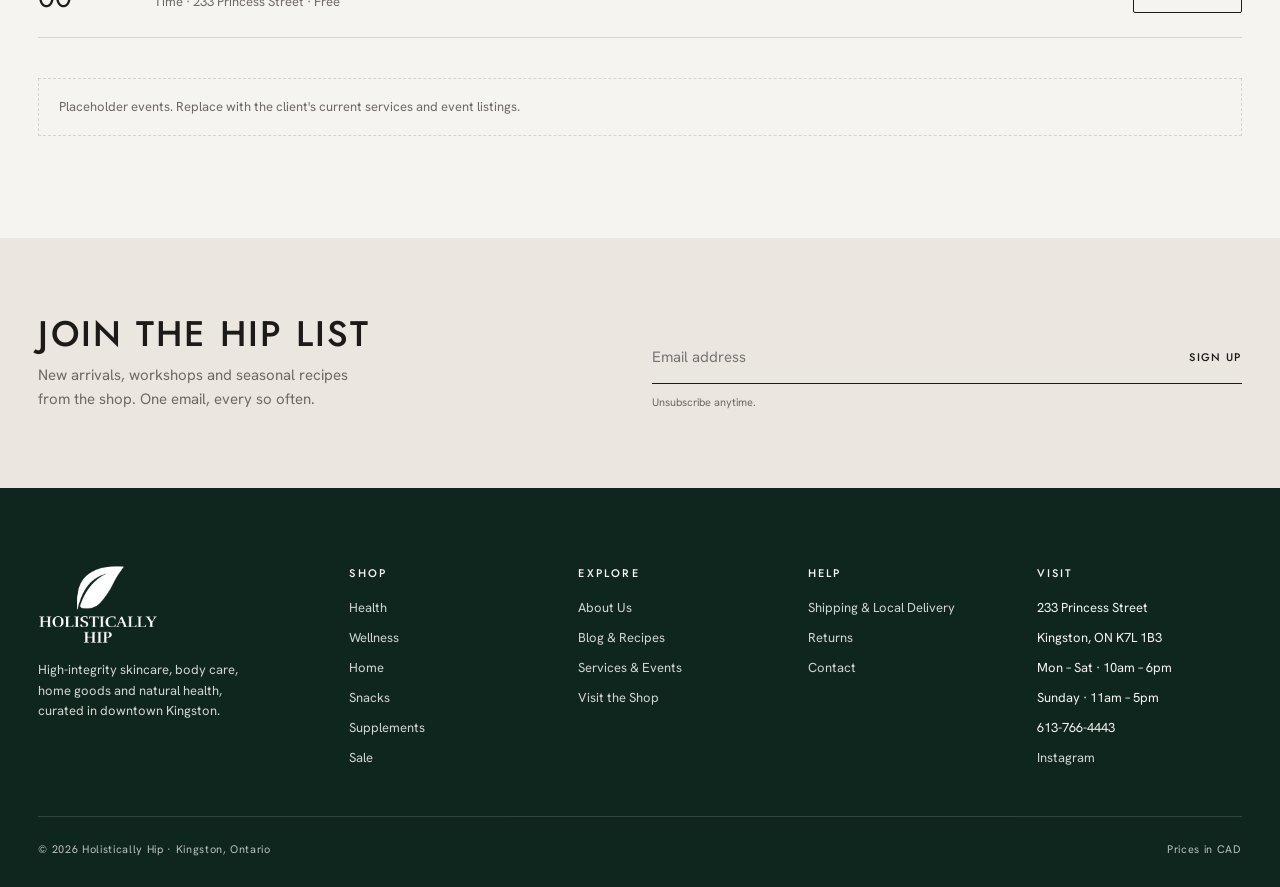
<file: services.html>
<!doctype html>
<html lang="en-CA">
<head>
  <meta charset="utf-8">
  <meta name="viewport" content="width=device-width, initial-scale=1, viewport-fit=cover">
  <title>Services & Events | Holistically Hip</title>
  <link rel="icon" href="favicon.svg" type="image/svg+xml">
  <link rel="icon" href="favicon-32.png" type="image/png" sizes="32x32">
  <link rel="apple-touch-icon" href="apple-touch-icon.png">
  <meta name="claude:viewport-fit-sides" content="cover">
  <meta name="description" content="Services, workshops and events at Holistically Hip in Kingston.">
  <link rel="preconnect" href="https://fonts.googleapis.com">
  <link rel="preconnect" href="https://fonts.gstatic.com" crossorigin>
  <link rel="stylesheet" href="https://fonts.googleapis.com/css2?family=Hanken+Grotesk:wght@400;500;600&family=Jost:wght@400;500&display=swap">
  <link rel="stylesheet" href="assets/css/styles.css">
  <script src="assets/js/site.js" defer></script>
</head>
<body data-page="services">
<main id="main">

  <header class="wrap page-head">
    <nav class="crumbs" aria-label="Breadcrumb"><a href="index.html">Home</a><span>/</span><span>Services & Events</span></nav>
    <h1 class="display">Services & events</h1>
    <p class="lede muted">Book a service or join us in the shop for a workshop.</p>
  </header>
  <section class="split" aria-labelledby="svc-title">
    <div class="split__media"><img src="assets/img/store-interior.jpg" alt="The Holistically Hip shop floor" width="1179" height="1563" style="object-position:50% 50%"></div>
    <div class="split__copy">
      <p class="eyebrow muted">Services</p>
      <h2 class="heading" id="svc-title">Service name</h2>
      <p class="lede">Placeholder for the shop's services, such as consultations. Add the description, length and price here.</p>
      <div><a class="btn" href="visit.html">Book or ask</a></div>
    </div>
  </section>
  <section class="section">
    <div class="wrap">
      <div class="section-head"><div><p class="eyebrow muted">In the shop</p><h2 class="heading">Upcoming events</h2></div></div>
      <ul class="event-list">
        <li class="event">
          <div class="event__date"><span>Month</span><b>00</b></div>
          <div class="event__body"><p class="title-sm" style="color:var(--ink)">Sample workshop</p><p>Time · 233 Princess Street · Spots available</p></div>
          <a class="btn btn--ghost" href="visit.html">Reserve</a>
        </li>
        <li class="event">
          <div class="event__date"><span>Month</span><b>00</b></div>
          <div class="event__body"><p class="title-sm" style="color:var(--ink)">Sample event</p><p>Time · 233 Princess Street · Spots available</p></div>
          <a class="btn btn--ghost" href="visit.html">Reserve</a>
        </li>
        <li class="event">
          <div class="event__date"><span>Month</span><b>00</b></div>
          <div class="event__body"><p class="title-sm" style="color:var(--ink)">Sample brand pop-up</p><p>Time · 233 Princess Street · Free</p></div>
          <a class="btn btn--ghost" href="visit.html">Details</a>
        </li>
      </ul>
      <p class="notice">Placeholder events. Replace with the client's current services and event listings.</p>
    </div>
  </section>

</main>
</body>
</html>
</file>
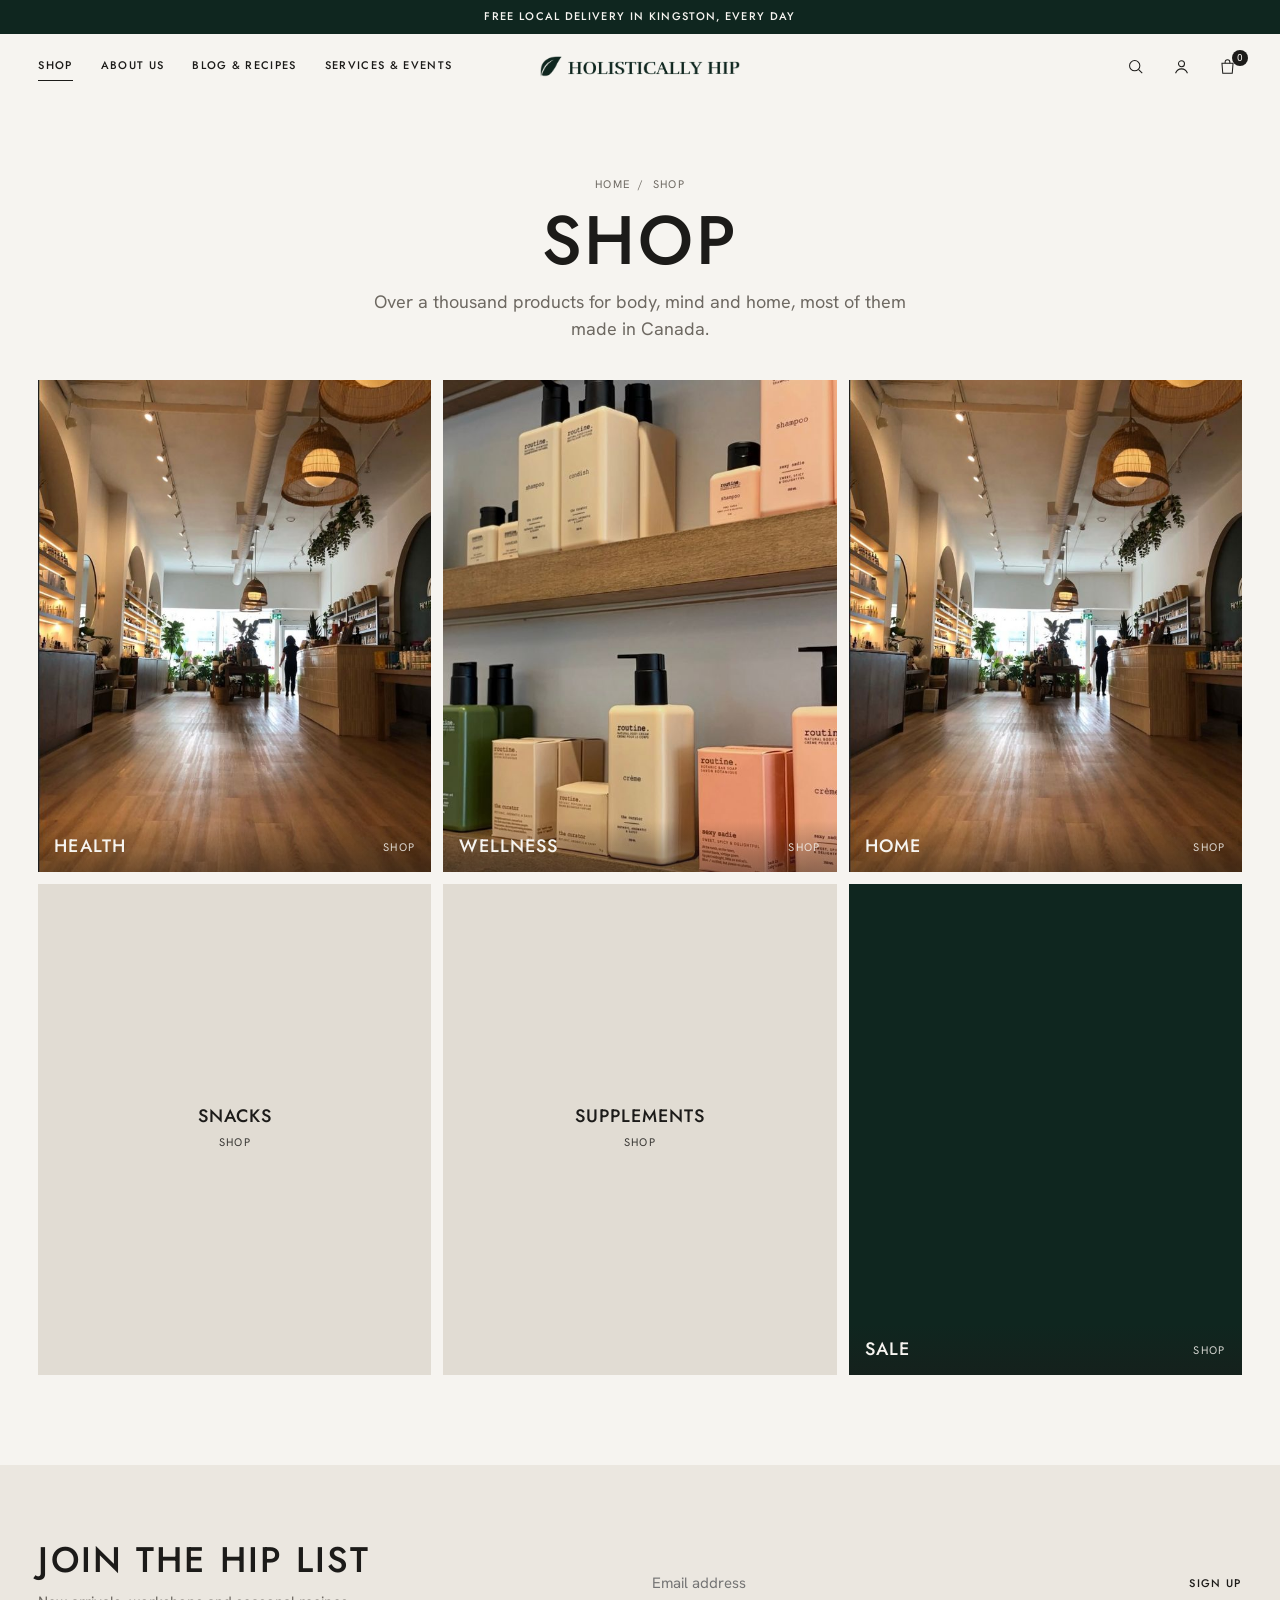
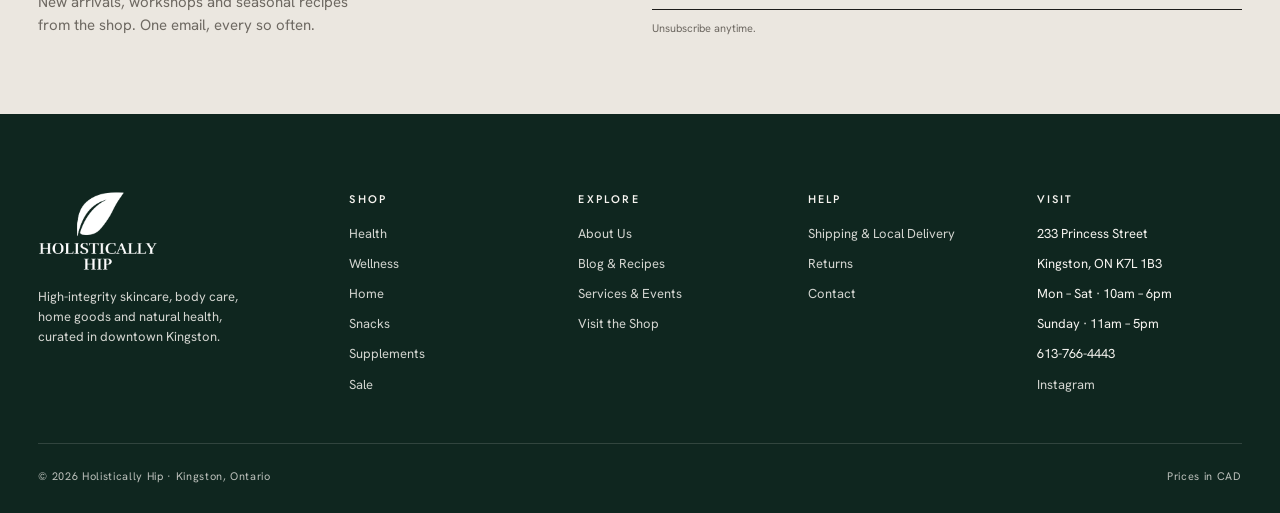
<file: shop.html>
<!doctype html>
<html lang="en-CA">
<head>
  <meta charset="utf-8">
  <meta name="viewport" content="width=device-width, initial-scale=1, viewport-fit=cover">
  <title>Shop | Holistically Hip</title>
  <link rel="icon" href="favicon.svg" type="image/svg+xml">
  <link rel="icon" href="favicon-32.png" type="image/png" sizes="32x32">
  <link rel="apple-touch-icon" href="apple-touch-icon.png">
  <meta name="claude:viewport-fit-sides" content="cover">
  <meta name="description" content="Shop health, wellness, home, snacks and supplements from Holistically Hip in Kingston, Ontario.">
  <link rel="preconnect" href="https://fonts.googleapis.com">
  <link rel="preconnect" href="https://fonts.gstatic.com" crossorigin>
  <link rel="stylesheet" href="https://fonts.googleapis.com/css2?family=Hanken+Grotesk:wght@400;500;600&family=Jost:wght@400;500&display=swap">
  <link rel="stylesheet" href="assets/css/styles.css">
  <script src="assets/js/site.js" defer></script>
</head>
<body data-page="shop">
<main id="main">

  <header class="wrap page-head">
    <nav class="crumbs" aria-label="Breadcrumb"><a href="index.html">Home</a><span>/</span><span>Shop</span></nav>
    <h1 class="display">Shop</h1>
    <p class="lede muted">Over a thousand products for body, mind and home, most of them made in Canada.</p>
  </header>
  <section class="wrap" style="padding-bottom:var(--section)">
    <div class="tiles" data-tiles></div>
  </section>

</main>
</body>
</html>
</file>
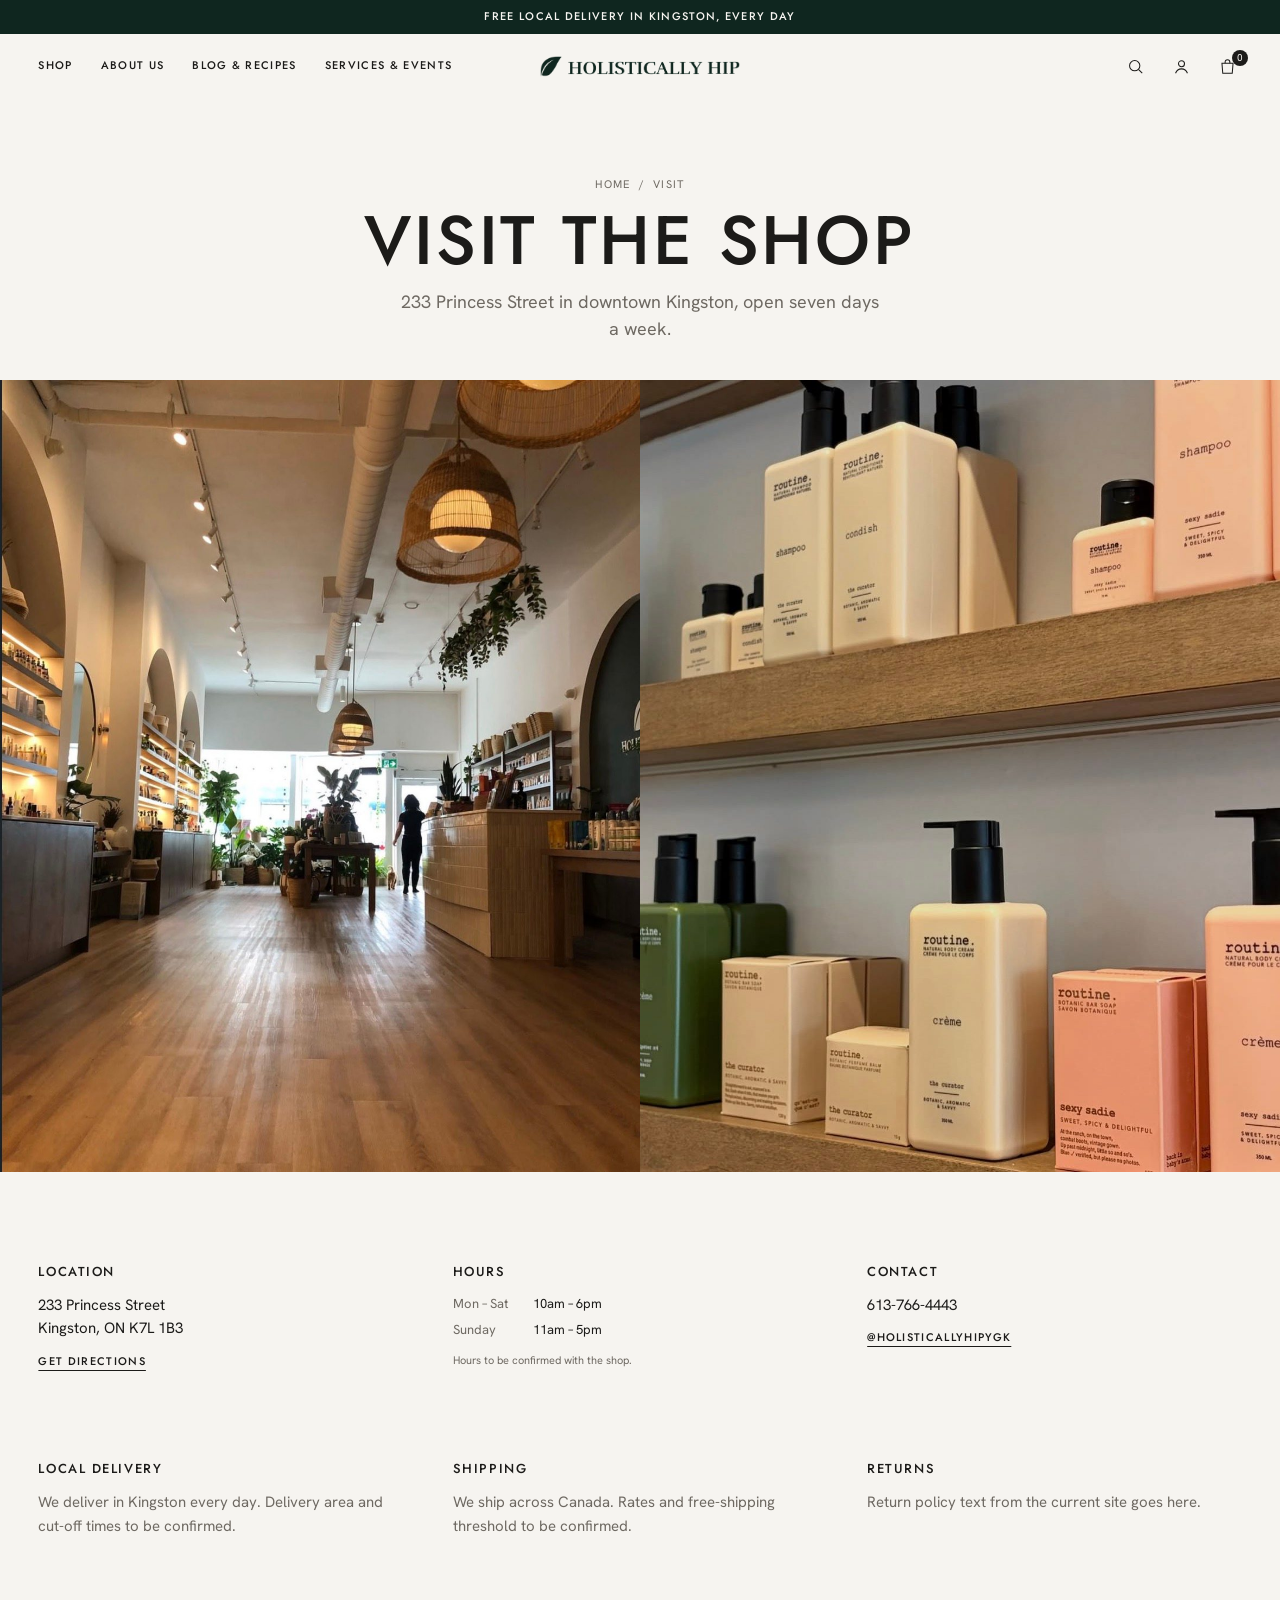
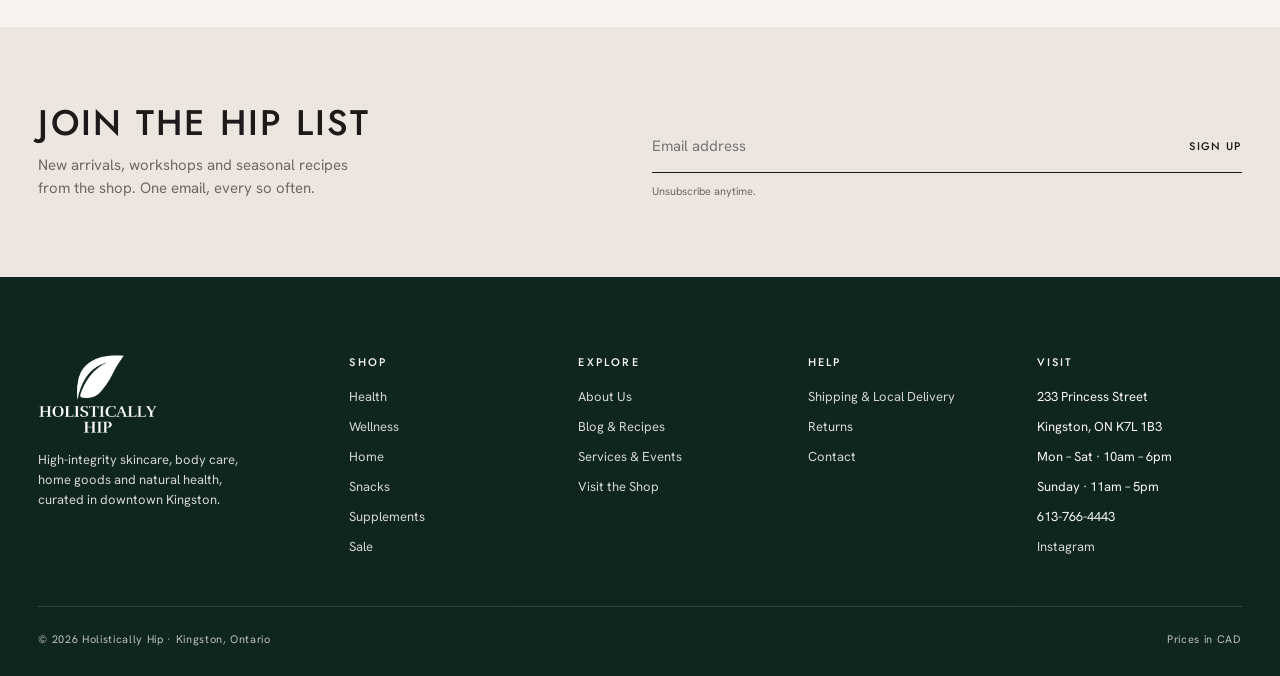
<file: visit.html>
<!doctype html>
<html lang="en-CA">
<head>
  <meta charset="utf-8">
  <meta name="viewport" content="width=device-width, initial-scale=1, viewport-fit=cover">
  <title>Visit the Shop | Holistically Hip</title>
  <link rel="icon" href="favicon.svg" type="image/svg+xml">
  <link rel="icon" href="favicon-32.png" type="image/png" sizes="32x32">
  <link rel="apple-touch-icon" href="apple-touch-icon.png">
  <meta name="claude:viewport-fit-sides" content="cover">
  <meta name="description" content="Hours, location, local delivery and contact details for Holistically Hip, 233 Princess Street, Kingston.">
  <link rel="preconnect" href="https://fonts.googleapis.com">
  <link rel="preconnect" href="https://fonts.gstatic.com" crossorigin>
  <link rel="stylesheet" href="https://fonts.googleapis.com/css2?family=Hanken+Grotesk:wght@400;500;600&family=Jost:wght@400;500&display=swap">
  <link rel="stylesheet" href="assets/css/styles.css">
  <script src="assets/js/site.js" defer></script>
</head>
<body data-page="visit">
<main id="main">

  <header class="wrap page-head">
    <nav class="crumbs" aria-label="Breadcrumb"><a href="index.html">Home</a><span>/</span><span>Visit</span></nav>
    <h1 class="display">Visit the shop</h1>
    <p class="lede muted">233 Princess Street in downtown Kingston, open seven days a week.</p>
  </header>
  <section class="hero hero--plain" aria-label="Shop photo">
    <div class="hero__media"><img src="assets/img/store-interior.jpg" alt="Inside Holistically Hip, looking toward the front window" width="1179" height="1563" style="object-position:50% 45%"><img src="assets/img/routine-shelf.jpg" alt="Body care on wooden shelves" loading="lazy" width="1179" height="1354"></div>
  </section>
  <section class="section">
    <div class="wrap info-grid">
      <div>
        <h2 class="title-sm">Location</h2>
        <p style="margin:0">233 Princess Street<br>Kingston, ON K7L 1B3</p>
        <a class="link" href="https://www.google.com/maps/search/?api=1&amp;query=233+Princess+Street+Kingston+ON" target="_blank" rel="noopener">Get directions</a>
      </div>
      <div>
        <h2 class="title-sm">Hours</h2>
        <dl class="hours">
          <dt>Mon – Sat</dt><dd>10am – 6pm</dd>
          <dt>Sunday</dt><dd>11am – 5pm</dd>
        </dl>
        <p class="muted" style="margin:0;font-size:var(--fs-xs)">Hours to be confirmed with the shop.</p>
      </div>
      <div>
        <h2 class="title-sm">Contact</h2>
        <p style="margin:0">613-766-4443</p>
        <a class="link" href="https://www.instagram.com/holisticallyhipygk/" target="_blank" rel="noopener">@holisticallyhipygk</a>
      </div>
    </div>
  </section>
  <section class="section" style="padding-top:0">
    <div class="wrap info-grid">
      <div id="delivery">
        <h2 class="title-sm">Local delivery</h2>
        <p class="muted" style="margin:0">We deliver in Kingston every day. Delivery area and cut-off times to be confirmed.</p>
      </div>
      <div>
        <h2 class="title-sm">Shipping</h2>
        <p class="muted" style="margin:0">We ship across Canada. Rates and free-shipping threshold to be confirmed.</p>
      </div>
      <div id="returns">
        <h2 class="title-sm">Returns</h2>
        <p class="muted" style="margin:0">Return policy text from the current site goes here.</p>
      </div>
    </div>
  </section>

</main>
</body>
</html>
</file>
<file: assets/css/styles.css>
/* Holistically Hip — static design prototype
   Layout concept: SKIMS-style retail editorial. Full-bleed photography, a quiet
   off-white canvas, small tracked uppercase type, underlined text links, and
   square-cornered controls. The logo's forest green is the only accent. */

:root {
  /* Colour */
  --bg: #f6f4f0;          /* stone off-white, matches the shop's walls */
  --surface: #ebe7e0;     /* image placeholder / sand */
  --surface-2: #e1dcd3;
  --ink: #1c1b19;         /* warm near-black */
  --muted: #6e6962;
  --line: #d9d4cb;
  --forest: #0f261f;      /* logo green */
  --on-forest: #f6f4f0;
  --sale: #8a3b25;        /* deep clay, used only for sale prices */

  /* Type */
  --font-display: "Jost", "Futura", "Century Gothic", "Helvetica Neue", Arial, sans-serif;
  --font-body: "Hanken Grotesk", "Helvetica Neue", Arial, sans-serif;

  --fs-xs: 0.6875rem;   /* 11 */
  --fs-sm: 0.8125rem;   /* 13 */
  --fs-base: 0.9375rem; /* 15 */
  --fs-md: 1.125rem;    /* 18 */
  --fs-lg: clamp(1.5rem, 1.1rem + 1.4vw, 2.25rem);
  --fs-xl: clamp(2.25rem, 1.4rem + 3.6vw, 4.5rem);

  --track-tight: 0.04em;
  --track: 0.12em;
  --track-wide: 0.2em;

  /* Space */
  --gutter-x: clamp(16px, 3vw, 40px);
  --section: clamp(56px, 7vw, 112px);
  --header-h: 64px;

  color-scheme: light;
}

*, *::before, *::after { box-sizing: border-box; }

html { -webkit-text-size-adjust: 100%; scroll-behavior: smooth; }

body {
  margin: 0;
  background: var(--bg);
  color: var(--ink);
  font-family: var(--font-body);
  font-size: var(--fs-base);
  line-height: 1.55;
  -webkit-font-smoothing: antialiased;
  overflow-x: hidden;
}
body.is-locked { overflow: hidden; }

img { display: block; max-width: 100%; height: auto; }
a { color: inherit; text-decoration: none; }
button { font: inherit; color: inherit; background: none; border: 0; padding: 0; cursor: pointer; }
input { font: inherit; color: inherit; }

:focus-visible { outline: 1px solid var(--ink); outline-offset: 3px; }

.visually-hidden {
  position: absolute !important; width: 1px; height: 1px; overflow: hidden;
  clip: rect(0 0 0 0); white-space: nowrap;
}

/* ---------- Layout primitives ---------- */
.wrap {
  width: 100%;
  max-width: 1600px;
  margin-inline: auto;
  padding-left: max(var(--gutter-x), env(safe-area-inset-left, 0px));
  padding-right: max(var(--gutter-x), env(safe-area-inset-right, 0px));
}
.section { padding-block: var(--section); }
.section--tight { padding-block: calc(var(--section) * 0.6); }

/* ---------- Type ---------- */
.eyebrow {
  font-family: var(--font-display);
  font-size: var(--fs-xs);
  font-weight: 500;
  letter-spacing: var(--track-wide);
  text-transform: uppercase;
  margin: 0;
}
.display {
  font-family: var(--font-display);
  font-weight: 500;
  font-size: var(--fs-xl);
  line-height: 0.98;
  letter-spacing: var(--track-tight);
  text-transform: uppercase;
  margin: 0;
  text-wrap: balance;
}
.heading {
  font-family: var(--font-display);
  font-weight: 500;
  font-size: var(--fs-lg);
  line-height: 1.05;
  letter-spacing: 0.06em;
  text-transform: uppercase;
  margin: 0;
  text-wrap: balance;
}
.title-sm {
  font-family: var(--font-display);
  font-weight: 500;
  font-size: var(--fs-sm);
  letter-spacing: var(--track);
  text-transform: uppercase;
  margin: 0;
}
.lede { font-size: var(--fs-md); line-height: 1.5; max-width: 34rem; margin: 0; text-wrap: pretty; }
.muted { color: var(--muted); }
.prose { max-width: 38rem; }
.prose p { margin: 0 0 1.1em; text-wrap: pretty; }

/* ---------- Links & buttons ---------- */
.link {
  font-family: var(--font-display);
  font-size: var(--fs-xs);
  font-weight: 500;
  letter-spacing: var(--track);
  text-transform: uppercase;
  text-decoration: underline;
  text-underline-offset: 5px;
  text-decoration-thickness: 1px;
  transition: opacity .2s;
}
.link:hover { opacity: .6; }

.btn {
  display: inline-flex; align-items: center; justify-content: center; gap: .5em;
  min-height: 48px;
  padding: 0 28px;
  font-family: var(--font-display);
  font-size: var(--fs-xs);
  font-weight: 500;
  letter-spacing: var(--track);
  text-transform: uppercase;
  border: 1px solid var(--ink);
  background: var(--ink);
  color: var(--bg);
  border-radius: 2px;
  transition: background .2s, color .2s;
}
.btn:hover { background: transparent; color: var(--ink); }
.btn--ghost { background: transparent; color: var(--ink); }
.btn--ghost:hover { background: var(--ink); color: var(--bg); }
.btn--light { background: var(--bg); color: var(--ink); border-color: var(--bg); }
.btn--light:hover { background: transparent; color: var(--bg); }
.btn--block { width: 100%; }

/* ---------- Announcement bar ---------- */
.announce {
  background: var(--forest);
  color: var(--on-forest);
  font-family: var(--font-display);
  font-size: var(--fs-xs);
  font-weight: 500;
  letter-spacing: var(--track);
  text-transform: uppercase;
  text-align: center;
}
.announce .wrap { height: 34px; display: grid; place-items: center; position: relative; overflow: hidden; }
.announce__msg { grid-area: 1 / 1; transition: opacity .5s, transform .5s; white-space: nowrap; overflow: hidden; text-overflow: ellipsis; max-width: 100%; }
.announce__msg[aria-hidden="true"] { opacity: 0; transform: translateY(6px); }

/* ---------- Header ---------- */
.site-header {
  position: sticky;
  top: env(safe-area-inset-top, 0px);
  z-index: 40;
  background: var(--bg);
  border-bottom: 1px solid transparent;
  transition: border-color .2s;
}
.site-header.is-scrolled { border-bottom-color: var(--line); }
.site-header__inner {
  height: var(--header-h);
  display: grid;
  grid-template-columns: 1fr auto 1fr;
  align-items: center;
  gap: 16px;
}
.site-header__logo { justify-self: center; display: block; }
.site-header__logo img { height: 18px; width: auto; }
@media (min-width: 1000px) { .site-header__logo img { height: 21px; } }

.nav { display: none; align-items: center; gap: 28px; height: 100%; }
@media (min-width: 1000px) { .nav { display: flex; } }
.nav__item { height: 100%; display: flex; align-items: center; }
.nav__link {
  font-family: var(--font-display);
  font-size: var(--fs-xs);
  font-weight: 500;
  letter-spacing: var(--track);
  text-transform: uppercase;
  padding-block: 6px;
  border-bottom: 1px solid transparent;
  transition: border-color .2s;
}
.nav__link:hover, .nav__link[aria-current="page"], .nav__item.is-open > .nav__link { border-bottom-color: currentColor; }

.header-tools { justify-self: end; display: flex; align-items: center; gap: 18px; }
.icon-btn { display: inline-grid; place-items: center; width: 28px; height: 28px; position: relative; }
.icon-btn svg { width: 19px; height: 19px; stroke: currentColor; fill: none; stroke-width: 1.3; }
.cart-count {
  position: absolute; top: -2px; right: -6px;
  min-width: 16px; height: 16px; padding: 0 4px;
  border-radius: 8px; background: var(--ink); color: var(--bg);
  font-size: 10px; line-height: 16px; text-align: center; font-variant-numeric: tabular-nums;
}
.menu-toggle { justify-self: start; }
@media (min-width: 1000px) { .menu-toggle { display: none; } }
.hide-mobile { display: none; }
@media (min-width: 1000px) { .hide-mobile { display: inline-grid; } }

/* Mega menu */
.mega {
  position: absolute; left: 0; right: 0; top: 100%;
  background: var(--bg);
  border-top: 1px solid var(--line);
  border-bottom: 1px solid var(--line);
  opacity: 0; visibility: hidden; transform: translateY(-4px);
  transition: opacity .2s, transform .2s, visibility .2s;
}
.nav__item.is-open .mega { opacity: 1; visibility: visible; transform: none; }
.mega__inner {
  display: grid;
  grid-template-columns: minmax(180px, 1fr) minmax(180px, 1fr) 2fr;
  gap: 40px;
  padding-block: 40px 48px;
}
.mega__list { list-style: none; margin: 0; padding: 0; display: grid; gap: 12px; align-content: start; }
.mega__list a { font-size: var(--fs-base); }
.mega__list a:hover { text-decoration: underline; text-underline-offset: 4px; }
.mega__features { display: grid; grid-template-columns: 1fr 1fr; gap: 16px; }
.mega__card { display: grid; gap: 10px; }
.mega__card img { aspect-ratio: 4 / 3; object-fit: cover; width: 100%; background: var(--surface); }

/* ---------- Drawers (menu, cart, search) ---------- */
.scrim {
  position: fixed; inset: 0; z-index: 60;
  background: rgb(28 27 25 / .35);
  opacity: 0; visibility: hidden; transition: opacity .25s, visibility .25s;
}
.scrim.is-open { opacity: 1; visibility: visible; }
.drawer {
  position: fixed; top: 0; bottom: 0; z-index: 70;
  width: min(420px, 100%);
  background: var(--bg);
  display: flex; flex-direction: column;
  padding-top: env(safe-area-inset-top, 0px);
  padding-bottom: env(safe-area-inset-bottom, 0px);
  transition: transform .35s cubic-bezier(.2,.7,.2,1);
}
.drawer--left { left: 0; transform: translateX(-100%); padding-left: env(safe-area-inset-left, 0px); }
.drawer--right { right: 0; transform: translateX(100%); padding-right: env(safe-area-inset-right, 0px); }
.drawer.is-open { transform: none; }
.drawer__head {
  display: flex; align-items: center; justify-content: space-between;
  height: var(--header-h); padding-inline: 20px; border-bottom: 1px solid var(--line);
}
.drawer__body { flex: 1; overflow-y: auto; padding: 24px 20px; }
.drawer__foot { padding: 20px; border-top: 1px solid var(--line); display: grid; gap: 12px; }

.mobile-nav { list-style: none; margin: 0; padding: 0; }
.mobile-nav > li { border-bottom: 1px solid var(--line); }
.mobile-nav > li > a, .mobile-nav summary {
  display: flex; justify-content: space-between; align-items: center;
  padding: 18px 0;
  font-family: var(--font-display); font-size: var(--fs-sm); font-weight: 500;
  letter-spacing: var(--track); text-transform: uppercase;
  list-style: none; cursor: pointer;
}
.mobile-nav summary::-webkit-details-marker { display: none; }
.mobile-nav summary::after { content: "+"; font-size: 18px; font-weight: 300; }
.mobile-nav details[open] summary::after { content: "–"; }
.mobile-nav ul { list-style: none; margin: 0; padding: 0 0 18px; display: grid; gap: 14px; }
.mobile-meta { margin-top: 28px; display: grid; gap: 6px; font-size: var(--fs-sm); color: var(--muted); }

.search-panel {
  position: fixed; left: 0; right: 0; top: 0; z-index: 70;
  background: var(--bg);
  padding-top: env(safe-area-inset-top, 0px);
  transform: translateY(-100%); transition: transform .3s ease;
}
.search-panel.is-open { transform: none; }
.search-panel form { display: flex; align-items: center; gap: 16px; height: 96px; }
.search-panel input {
  flex: 1; min-width: 0; border: 0; border-bottom: 1px solid var(--ink); background: transparent;
  font-family: var(--font-display); font-size: var(--fs-md); letter-spacing: .06em; text-transform: uppercase;
  padding: 10px 0; outline: none; border-radius: 0;
}
.search-panel__hints { padding-bottom: 28px; display: flex; flex-wrap: wrap; gap: 8px 20px; }

.cart-empty { text-align: center; display: grid; gap: 18px; justify-items: center; padding-top: 40px; }
.ship-meter { display: grid; gap: 8px; font-size: var(--fs-sm); }
.ship-meter__bar { height: 2px; background: var(--line); position: relative; overflow: hidden; }
.ship-meter__bar span { position: absolute; inset: 0 auto 0 0; width: 0; background: var(--ink); }

/* ---------- Hero ---------- */
.hero { position: relative; color: var(--bg); background: var(--forest); }
.hero__media { display: grid; grid-template-columns: 1fr; }
.hero__media img { width: 100%; height: 100%; object-fit: cover; aspect-ratio: 4 / 5; }
.hero__media img + img { display: none; }
@media (min-width: 760px) {
  .hero__media { grid-template-columns: 1fr 1fr; grid-template-rows: minmax(0, 1fr); height: min(88vh, 940px); min-height: 560px; overflow: hidden; }
  .hero__media img { aspect-ratio: auto; }
  .hero__media img + img { display: block; }
}
.hero::after {
  content: ""; position: absolute; inset: 0; pointer-events: none;
  background: linear-gradient(to top, rgb(15 38 31 / .55), rgb(15 38 31 / 0) 45%);
}
/* Video hero: a still shows first (and stays for reduced motion / data saver),
   the video fades in over it once it is actually playing. */
.hero__stage { position: relative; overflow: hidden; aspect-ratio: 4 / 5; max-width: 100%; }
@media (min-width: 760px) { .hero__stage { aspect-ratio: auto; height: min(88vh, 940px); min-height: 560px; } }
.hero__poster img, .hero__video {
  position: absolute; inset: 0; width: 100%; height: 100%; object-fit: cover;
}
.hero__video { opacity: 0; transition: opacity .8s ease; }
.hero__video.is-playing { opacity: 1; }
.hero--video::after {
  background: linear-gradient(to top, rgb(15 38 31 / .7), rgb(15 38 31 / .2) 55%, rgb(15 38 31 / .12));
}
.hero__toggle {
  position: absolute; z-index: 2;
  right: max(var(--gutter-x), env(safe-area-inset-right, 0px));
  bottom: clamp(20px, 3vw, 36px);
  width: 36px; height: 36px; border-radius: 50%;
  display: grid; place-items: center;
  border: 1px solid rgb(246 244 240 / .55);
  color: var(--bg);
  transition: background .2s, border-color .2s;
}
.hero__toggle:hover { background: rgb(246 244 240 / .15); border-color: var(--bg); }
.hero__toggle svg { width: 14px; height: 14px; stroke: currentColor; stroke-width: 1.6; fill: none; }
.hero__toggle [data-icon="play"] { fill: currentColor; stroke: none; }
.hero__copy {
  position: absolute; left: 0; right: 0; bottom: 0; z-index: 1;
  padding-block: clamp(28px, 5vw, 64px);
  display: grid; justify-items: center; text-align: center; gap: 18px;
}
.hero__copy .display { max-width: 14ch; }
.hero__ctas { display: flex; flex-wrap: wrap; gap: 12px 28px; justify-content: center; }
.hero__ctas .link { color: var(--bg); }

/* ---------- Category rail ---------- */
.cat-rail { border-bottom: 1px solid var(--line); }
.cat-rail__list {
  list-style: none; margin: 0; padding: 0;
  display: flex; gap: 8px 28px; flex-wrap: wrap; justify-content: center;
  padding-block: 22px;
}

/* ---------- Section heads ---------- */
.section-head {
  display: flex; align-items: end; justify-content: space-between; gap: 16px 24px; flex-wrap: wrap;
  margin-bottom: clamp(24px, 3vw, 40px);
}
.section-head > div { display: grid; gap: 10px; min-width: 0; }

/* ---------- Product cards ---------- */
.product-grid {
  display: grid;
  grid-template-columns: repeat(2, minmax(0, 1fr));
  gap: 28px 8px;
}
@media (min-width: 760px) { .product-grid { grid-template-columns: repeat(3, minmax(0, 1fr)); gap: 40px 12px; } }
@media (min-width: 1200px) { .product-grid { grid-template-columns: repeat(4, minmax(0, 1fr)); } }

.product-rail {
  display: grid; grid-auto-flow: column;
  grid-auto-columns: minmax(62%, 1fr);
  gap: 8px; overflow-x: auto; scroll-snap-type: x mandatory;
  scrollbar-width: none; -ms-overflow-style: none;
  padding-bottom: 4px;
}
.product-rail::-webkit-scrollbar { display: none; }
.product-rail > * { scroll-snap-align: start; }
@media (min-width: 760px) { .product-rail { grid-auto-columns: calc((100% - 24px) / 3.3); gap: 12px; } }
@media (min-width: 1200px) { .product-rail { grid-auto-columns: calc((100% - 36px) / 4); } }

.card { display: grid; gap: 12px; align-content: start; min-width: 0; }
.card__media {
  position: relative; aspect-ratio: 3 / 4; background: var(--surface); overflow: hidden;
}
.card__media img { width: 100%; height: 100%; object-fit: cover; transition: transform .6s ease; }
.card:hover .card__media img { transform: scale(1.03); }
.card__ph {
  position: absolute; inset: 0; display: grid; place-items: center; align-content: center; gap: 14px;
  padding: 16px; text-align: center; color: var(--muted);
}
.card__ph img { width: 34px !important; height: auto !important; opacity: .22; transform: none !important; }
.card__ph span { font-family: var(--font-display); font-size: var(--fs-xs); letter-spacing: var(--track-wide); text-transform: uppercase; }
.card__badge {
  position: absolute; top: 10px; left: 10px;
  background: var(--bg); padding: 4px 8px;
  font-family: var(--font-display); font-size: 10px; font-weight: 500; letter-spacing: var(--track); text-transform: uppercase;
}
.card__quick {
  position: absolute; left: 10px; right: 10px; bottom: 10px;
  min-height: 40px;
  opacity: 0; transform: translateY(6px); transition: opacity .2s, transform .2s;
}
.card:hover .card__quick, .card:focus-within .card__quick { opacity: 1; transform: none; }
@media (hover: none) { .card__quick { display: none; } }
.card__info { display: grid; gap: 3px; font-size: var(--fs-sm); }
.card__brand { font-family: var(--font-display); font-size: var(--fs-xs); letter-spacing: var(--track); text-transform: uppercase; color: var(--muted); }
.card__name { font-weight: 500; }
.card__price { font-variant-numeric: tabular-nums; }
.card__price s { color: var(--muted); margin-left: 6px; }
.card__price .is-sale { color: var(--sale); }

/* ---------- Editorial split ---------- */
.split { display: grid; grid-template-columns: 1fr; }
@media (min-width: 900px) { .split { grid-template-columns: 1fr 1fr; } .split--flip .split__media { order: 2; } }
.split__media img { width: 100%; height: 100%; object-fit: cover; aspect-ratio: 4 / 5; }
.split__copy {
  display: grid; align-content: center; gap: 22px;
  padding: clamp(40px, 7vw, 120px) max(var(--gutter-x), env(safe-area-inset-right, 0px)) clamp(40px, 7vw, 120px) max(var(--gutter-x), env(safe-area-inset-left, 0px));
}
@media (min-width: 900px) { .split__copy { padding-inline: clamp(40px, 7vw, 120px); } }
.split--forest { background: var(--forest); color: var(--on-forest); }
.split--forest .btn { background: var(--on-forest); color: var(--forest); border-color: var(--on-forest); }
.split--forest .btn:hover { background: transparent; color: var(--on-forest); }

/* ---------- Tiles (shop by category) ---------- */
.tiles {
  display: grid; grid-template-columns: repeat(2, minmax(0, 1fr)); gap: 8px;
}
@media (min-width: 900px) { .tiles { grid-template-columns: repeat(3, minmax(0, 1fr)); gap: 12px; } }
.tile { position: relative; display: block; overflow: hidden; background: var(--surface); aspect-ratio: 4 / 5; }
.tile img { width: 100%; height: 100%; object-fit: cover; transition: transform .7s ease; }
.tile:hover img { transform: scale(1.03); }
.tile__label {
  position: absolute; left: 0; right: 0; bottom: 0; padding: 16px;
  display: flex; justify-content: space-between; align-items: end; gap: 8px;
  color: var(--bg);
  background: linear-gradient(to top, rgb(28 27 25 / .45), rgb(28 27 25 / 0));
}
.tile--plain { background: var(--surface-2); }
.tile--plain .tile__label { color: var(--ink); background: none; inset: 0; align-items: center; justify-content: center; flex-direction: column; }
.tile--forest { background: var(--forest); }
.tile--forest .tile__label { color: var(--on-forest); }
.tile__count { font-size: var(--fs-xs); letter-spacing: var(--track); text-transform: uppercase; opacity: .85; }

/* ---------- Values strip ---------- */
.values {
  display: grid; grid-template-columns: 1fr; gap: 28px;
  border-top: 1px solid var(--line); border-bottom: 1px solid var(--line);
  padding-block: 40px;
}
@media (min-width: 760px) { .values { grid-template-columns: repeat(3, 1fr); gap: 40px; } }
.values > div { display: grid; gap: 8px; align-content: start; }
.values p { margin: 0; font-size: var(--fs-sm); color: var(--muted); max-width: 30ch; }

/* ---------- Journal cards ---------- */
.posts { display: grid; grid-template-columns: 1fr; gap: 40px 12px; }
@media (min-width: 760px) { .posts { grid-template-columns: repeat(3, minmax(0, 1fr)); } }
.post { display: grid; gap: 14px; align-content: start; }
.post__media { aspect-ratio: 4 / 3; background: var(--surface); overflow: hidden; position: relative; }
.post__media img { width: 100%; height: 100%; object-fit: cover; }
.post h3 { margin: 0; font-family: var(--font-display); font-weight: 500; font-size: var(--fs-md); letter-spacing: .04em; text-transform: uppercase; line-height: 1.2; text-wrap: balance; }
.post p { margin: 0; color: var(--muted); font-size: var(--fs-sm); }

/* ---------- Page header (inner pages) ---------- */
.page-head { padding-block: clamp(40px, 6vw, 88px) clamp(24px, 3vw, 40px); display: grid; gap: 14px; text-align: center; justify-items: center; }
.page-head .lede { margin-inline: auto; }
.crumbs { font-size: var(--fs-xs); letter-spacing: var(--track); text-transform: uppercase; color: var(--muted); display: flex; gap: 8px; justify-content: center; flex-wrap: wrap; }
.crumbs a:hover { color: var(--ink); }

/* ---------- Collection toolbar ---------- */
.subnav { list-style: none; margin: 0; padding: 0 0 24px; display: flex; gap: 8px; flex-wrap: wrap; justify-content: center; }
.chip {
  display: inline-flex; align-items: center; min-height: 34px; padding: 0 14px;
  border: 1px solid var(--line); border-radius: 999px;
  font-size: var(--fs-xs); letter-spacing: var(--track); text-transform: uppercase; font-family: var(--font-display); font-weight: 500;
  transition: border-color .2s, background .2s, color .2s;
}
.chip:hover { border-color: var(--ink); }
.chip[aria-current="page"], .chip[aria-pressed="true"] { background: var(--ink); color: var(--bg); border-color: var(--ink); }

.toolbar {
  position: sticky; top: calc(env(safe-area-inset-top, 0px) + var(--header-h)); z-index: 20;
  background: var(--bg);
  border-top: 1px solid var(--line); border-bottom: 1px solid var(--line);
  margin-bottom: 28px;
}
.toolbar .wrap { display: flex; justify-content: space-between; align-items: center; gap: 16px; height: 52px; }
.toolbar__count { font-size: var(--fs-xs); letter-spacing: var(--track); text-transform: uppercase; color: var(--muted); font-variant-numeric: tabular-nums; }
.toolbar select {
  font-family: var(--font-display); font-size: var(--fs-xs); letter-spacing: var(--track); text-transform: uppercase; font-weight: 500;
  border: 0; background: transparent; color: var(--ink); padding: 6px 0; cursor: pointer;
}

.notice {
  border: 1px dashed var(--line); padding: 18px 20px; font-size: var(--fs-sm); color: var(--muted);
  display: grid; gap: 4px; margin-top: 40px;
}

/* ---------- Product page ---------- */
.pdp { display: grid; grid-template-columns: 1fr; gap: 32px; padding-block: 16px var(--section); }
@media (min-width: 900px) { .pdp { grid-template-columns: 1.4fr 1fr; gap: 56px; } }
.pdp__gallery { display: grid; grid-template-columns: 1fr; gap: 8px; }
@media (min-width: 900px) { .pdp__gallery { grid-template-columns: 1fr 1fr; } }
.pdp__gallery > * { aspect-ratio: 3 / 4; background: var(--surface); position: relative; overflow: hidden; }
.pdp__gallery img { width: 100%; height: 100%; object-fit: cover; }
.pdp__info { display: grid; gap: 20px; align-content: start; }
@media (min-width: 900px) { .pdp__info { position: sticky; top: calc(var(--header-h) + 32px); } }
.pdp__price { font-size: var(--fs-md); font-variant-numeric: tabular-nums; }
.qty { display: inline-grid; grid-template-columns: 40px 48px 40px; height: 48px; border: 1px solid var(--ink); border-radius: 2px; }
.qty button { font-size: 18px; }
.qty input { text-align: center; border: 0; background: transparent; width: 100%; font-variant-numeric: tabular-nums; -moz-appearance: textfield; }
.qty input::-webkit-outer-spin-button, .qty input::-webkit-inner-spin-button { -webkit-appearance: none; margin: 0; }
.buy-row { display: flex; gap: 8px; }
.buy-row .btn { flex: 1; }
.accordion { border-top: 1px solid var(--line); }
.accordion details { border-bottom: 1px solid var(--line); }
.accordion summary {
  list-style: none; cursor: pointer; padding: 18px 0; display: flex; justify-content: space-between;
  font-family: var(--font-display); font-size: var(--fs-xs); font-weight: 500; letter-spacing: var(--track); text-transform: uppercase;
}
.accordion summary::-webkit-details-marker { display: none; }
.accordion summary::after { content: "+"; }
.accordion details[open] summary::after { content: "–"; }
.accordion details > div { padding-bottom: 20px; font-size: var(--fs-sm); color: var(--muted); max-width: 60ch; }
.perks { list-style: none; margin: 0; padding: 0; display: grid; gap: 8px; font-size: var(--fs-sm); color: var(--muted); }

/* ---------- Visit / info blocks ---------- */
.info-grid { display: grid; grid-template-columns: 1fr; gap: 40px; }
@media (min-width: 760px) { .info-grid { grid-template-columns: repeat(3, minmax(0, 1fr)); } }
.info-grid > div { display: grid; gap: 12px; align-content: start; }
.hours { margin: 0; display: grid; grid-template-columns: auto 1fr; gap: 6px 24px; font-size: var(--fs-sm); font-variant-numeric: tabular-nums; }
.hours dt { color: var(--muted); }
.hours dd { margin: 0; }

.event-list { list-style: none; margin: 0; padding: 0; border-top: 1px solid var(--line); }
.event {
  display: grid; grid-template-columns: 72px 1fr; gap: 20px; padding-block: 24px; border-bottom: 1px solid var(--line); align-items: start;
}
@media (min-width: 760px) { .event { grid-template-columns: 96px 1fr auto; align-items: center; } }
.event__date { font-family: var(--font-display); text-transform: uppercase; letter-spacing: var(--track); font-size: var(--fs-xs); display: grid; gap: 2px; }
.event__date b { font-size: 1.75rem; font-weight: 400; letter-spacing: 0; line-height: 1; }
.event__body { display: grid; gap: 6px; min-width: 0; }
.event__body p { margin: 0; color: var(--muted); font-size: var(--fs-sm); }
.event .btn { grid-column: 2; justify-self: start; }
@media (min-width: 760px) { .event .btn { grid-column: auto; } }

/* ---------- Newsletter + footer ---------- */
.newsletter { background: var(--surface); }
.newsletter .wrap { display: grid; gap: 24px; padding-block: clamp(48px, 6vw, 88px); }
@media (min-width: 900px) { .newsletter .wrap { grid-template-columns: 1fr 1fr; align-items: end; } }
.newsletter form { display: grid; gap: 10px; }
.field { display: flex; border-bottom: 1px solid var(--ink); }
.field input { flex: 1; min-width: 0; border: 0; background: transparent; padding: 14px 0; outline: none; border-radius: 0; }
.field button { font-family: var(--font-display); font-size: var(--fs-xs); font-weight: 500; letter-spacing: var(--track); text-transform: uppercase; padding-left: 16px; }
.form-note { font-size: var(--fs-xs); color: var(--muted); margin: 0; min-height: 1.4em; }

.site-footer { background: var(--forest); color: var(--on-forest); }
.site-footer .wrap { padding-block: clamp(48px, 6vw, 80px) 28px; display: grid; gap: 48px; }
.footer-cols { display: grid; grid-template-columns: repeat(2, minmax(0, 1fr)); gap: 36px 24px; }
@media (min-width: 900px) { .footer-cols { grid-template-columns: 1.4fr repeat(4, 1fr); } }
.footer-cols h2 { margin: 0 0 16px; }
.footer-cols ul { list-style: none; margin: 0; padding: 0; display: grid; gap: 10px; font-size: var(--fs-sm); }
.footer-cols a { opacity: .85; }
.footer-cols a:hover { opacity: 1; text-decoration: underline; text-underline-offset: 4px; }
.footer-brand { grid-column: 1 / -1; display: grid; gap: 16px; align-content: start; }
@media (min-width: 900px) { .footer-brand { grid-column: auto; } }
.footer-brand img { width: 120px; height: auto; }
.footer-brand p { margin: 0; font-size: var(--fs-sm); opacity: .85; max-width: 32ch; }
.footer-base {
  display: flex; flex-wrap: wrap; justify-content: space-between; gap: 12px;
  border-top: 1px solid rgb(246 244 240 / .2); padding-top: 24px;
  font-size: var(--fs-xs); letter-spacing: .06em; opacity: .75;
}

/* ---------- Toast ---------- */
.toast {
  position: fixed; left: 50%; bottom: calc(24px + env(safe-area-inset-bottom, 0px)); z-index: 90;
  transform: translate(-50%, 20px); opacity: 0;
  background: var(--ink); color: var(--bg);
  padding: 12px 20px; font-size: var(--fs-sm);
  transition: opacity .25s, transform .25s; pointer-events: none;
  max-width: calc(100% - 32px);
}
.toast.is-on { opacity: 1; transform: translate(-50%, 0); }

@media (prefers-reduced-motion: reduce) {
  *, *::before, *::after { transition-duration: .01ms !important; animation-duration: .01ms !important; scroll-behavior: auto !important; }
}
.hero--plain { background: var(--surface); }
.hero--plain::after { display: none; }

/* ---------- Intro (home page only) ----------
   The overlay is in the HTML so it covers the page from the first paint.
   intro.js builds the logo from pieces, plays the sequence, then lands the
   logo on the header wordmark and fades the overlay away. */
.intro { display: none; }
.intro-on .intro {
  position: fixed; inset: 0; z-index: 100;
  display: grid; place-items: center;
  cursor: pointer;
}
.intro__bg { position: absolute; inset: 0; background: var(--bg); }
.intro__logo {
  position: relative;
  width: min(84vw, 860px);
  aspect-ratio: 1071 / 113;
  opacity: 0;
  transform-origin: 0 0;
  will-change: transform;
}
.intro__track { position: absolute; inset: 0; will-change: transform; }
.intro__piece { position: absolute; display: block; will-change: transform, opacity; }
.intro__letter { overflow: hidden; }
.intro__letter img { position: absolute; max-width: none; }
.intro__leaf { z-index: 2; }
.intro__skip {
  position: absolute; left: 50%; bottom: calc(28px + env(safe-area-inset-bottom, 0px));
  transform: translateX(-50%);
  font-family: var(--font-display); font-size: var(--fs-xs); font-weight: 500;
  letter-spacing: var(--track); text-transform: uppercase; color: var(--muted);
}
.intro-on body { overflow: hidden; }
.intro-on .site-header__logo img { opacity: 0; }
@media (max-width: 759px) { .hero__toggle { bottom: auto; top: 16px; } }
.hero__toggle svg[hidden] { display: none; }
</file>
